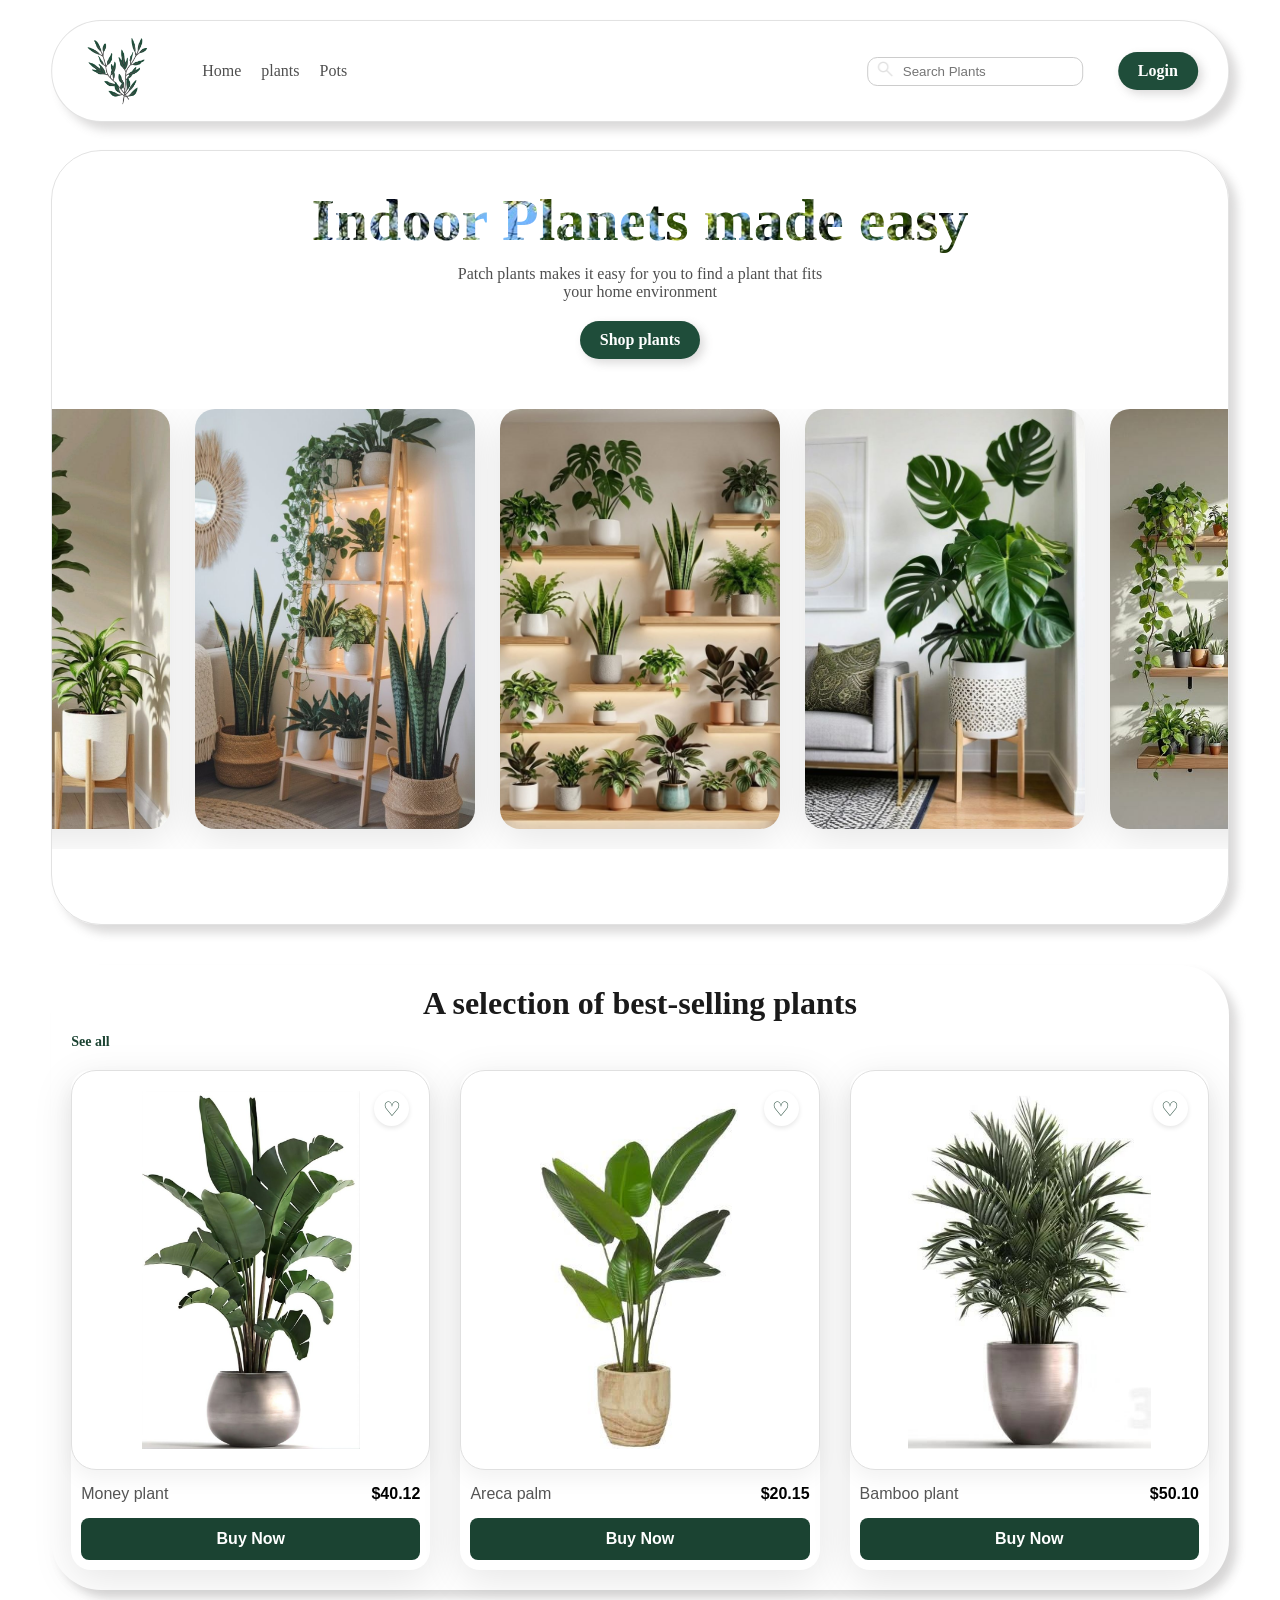
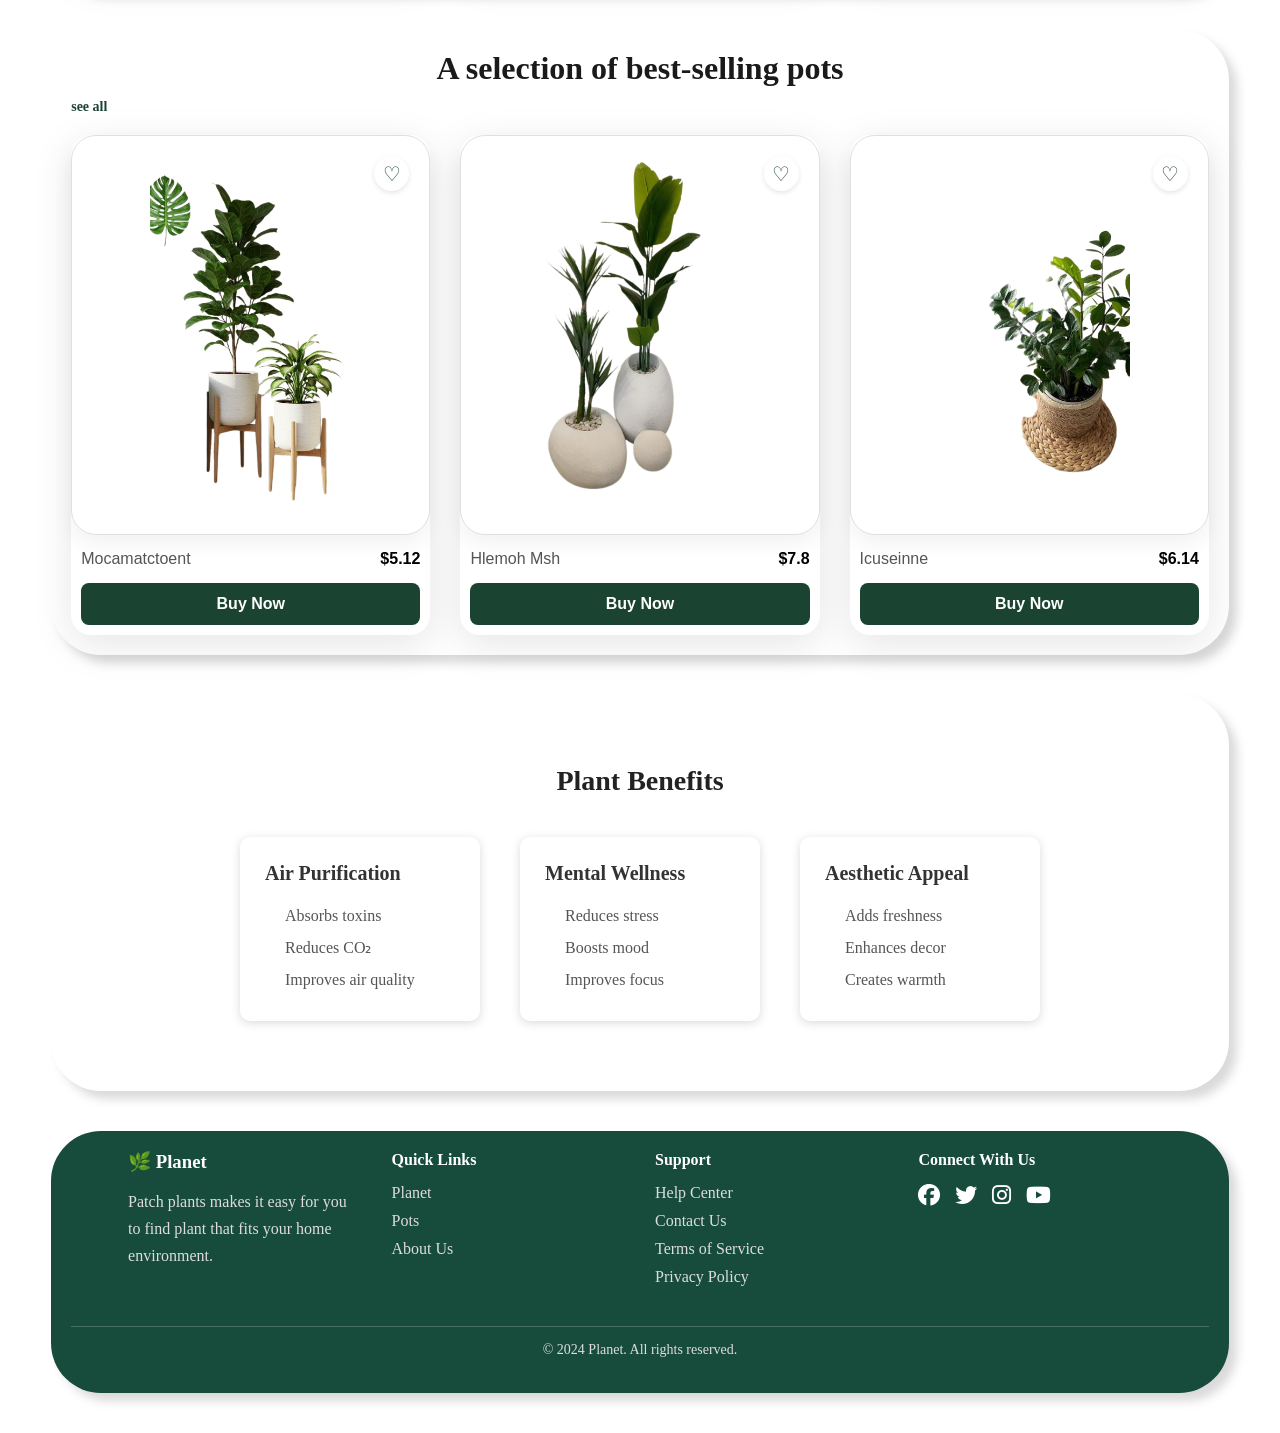
<file: index.html>
<!DOCTYPE html>
<html lang="en">

<head>
    <meta charset="UTF-8">
    <meta name="viewport" content="width=device-width, initial-scale=1.0">
    <meta name="description"
        content="Planet Shop is your go-to destination for beautiful indoor and outdoor plants. Discover a wide collection of decorative plants, gardening essentials, and eco-friendly products to bring life and freshness to your space.">
    <meta name="keywords"
        content="plants, plant shop, indoor plants, outdoor plants, decorative plants, house plants, gardening, plant care, plant store, green plants, buy plants online, plant lovers, eco friendly, succulents, plant pots">
    <title>Greenora</title>
    <link rel="icon" type="Images/png" href="Images/logo2.png">
    <link rel="stylesheet" href="CSS/style.css">
    <link rel="stylesheet" href="https://cdnjs.cloudflare.com/ajax/libs/font-awesome/6.5.1/css/all.min.css" />



</head>

<body>

    <header class="header">

        <nav class="nav-bar">
            <img src="Images/Logo.png" alt="Greenora  Logo " class="logo">
            <div class="links">
                <ul class="links-list">
                    <li><a href="#Home">Home</a></li>
                    <li><a href="#plants">plants</a></li>
                    <li><a href="#pots">Pots</a></li>
                </ul>
            </div>
            <div class="actions">
                <div class="search-box">
                    <label for="search" class="visually-hidden" hidden>Search</label>
                    <input type="search" id="search" placeholder="Search Plants">
                    <span class="icon"><img src="Images/search icon .png" alt="Search icon"></span>
                </div>
                <a href="Login.html" class="login-btn">Login</a>
            </div>
        </nav>
    </header>

    <section class="main-section" id="Home">
        <main class="text">
            <h1 class="h">Indoor Planets made easy</h1>
            <p class="p">Patch plants makes it easy for you to find a plant that fits <br>your home environment</p>
            <a href="Shop-plants.html" class="shop-btn">Shop plants</a>
        </main>

        <div class="gallery-container">
            <div class="image-gallery">
                <span style="--i:1;" class="gallery-item"><img src="Images/planet dec.jpg" alt="Plant 1"></span>
                <span style="--i:2;" class="gallery-item"><img src="Images/planet decour.jpg" alt="Plant 2"></span>
                <span style="--i:3;" class="gallery-item"><img src="Images/planet shelf.jpg" alt="Plant 3"></span>
                <span style="--i:4;" class="gallery-item"><img src="Images/plants decouration.jpg" alt="Plant 4"></span>
                <span style="--i:5;" class="gallery-item"><img src="Images/self's planets.jpg" alt="Plant 5"></span>
            </div>
        </div>
        <div class="scroll-dots" id="dots"></div>
        <div class="curve-bottom"></div>
    </section>


    <!--! Basmala Section -->
    <div class="container" id="plants">
        <h2 class="section-title">A selection of best-selling plants</h2>

        <a href="all-plants.html" target="_self" class="see-all">See all</a>

        <div class="swiper mySwiper">
            <div class="swiper-wrapper">

                <div class="swiper-slide">
                    <div class="product-card">
                        <div class="image-box">
                            <img src="Images/download (6).jpg" alt="plant">
                            <a href="#" class="heart-icon">♡</a>
                        </div>
                        <div class="info">
                            <span>Money plant</span>
                            <span class="price">$40.12</span>
                        </div>
                        <a href="#" class="buy-now">Buy Now</a>
                    </div>
                </div>

                <div class="swiper-slide">
                    <div class="product-card">
                        <div class="image-box">
                            <img src="Images/download (10).jpg" alt="plant">
                            <a href="#" class="heart-icon">♡</a>
                        </div>
                        <div class="info">
                            <span>Areca palm</span>
                            <span class="price">$20.15</span>
                        </div>
                        <a href="#" class="buy-now">Buy Now</a>
                    </div>
                </div>

                <div class="swiper-slide">
                    <div class="product-card">
                        <div class="image-box">
                            <img src="Images/download (7).jpg" alt="plant">
                            <a href="#" class="heart-icon">♡</a>
                        </div>
                        <div class="info">
                            <span>Bamboo plant</span>
                            <span class="price">$50.10</span>
                        </div>
                        <a href="#" class="buy-now">Buy Now</a>
                    </div>
                </div>
            </div>
        </div>
    </div>

    <!-- ! Yassin Section -->
    <div class="container" id="pots">

        <h2 class="section-title">A selection of best-selling pots</h2>
        <a href="all-pots.html" class="see-all">see all</a>

        <div class="swiper mySwiper">
            <div class="swiper-wrapper">

                <div class="swiper-slide">
                    <div class="product-card">
                        <div class="image-box">
                            <img src="Images/qw_jpg.png">
                            <a href="#" class="heart-icon">♡</a>
                        </div>
                        <div class="info">
                            <span>Mocamatctoent</span>
                            <span class="price">$5.12</span>
                        </div>
                        <a href="#" class="buy-now">Buy Now</a>
                    </div>
                </div>

                <div class="swiper-slide">
                    <div class="product-card">
                        <div class="image-box">
                            <img src="Images/qq_jpg.png">
                            <a href="#" class="heart-icon">♡</a>
                        </div>
                        <div class="info">
                            <span>Hlemoh Msh</span>
                            <span class="price">$7.8</span>
                        </div>
                        <a href="#" class="buy-now">Buy Now</a>
                    </div>
                </div>

                <div class="swiper-slide">
                    <div class="product-card">
                        <div class="image-box">
                            <img src="Images/qee_jpg.png">
                            <a href="#" class="heart-icon">♡</a>
                        </div>
                        <div class="info">
                            <span>Icuseinne</span>
                            <span class="price">$6.14</span>
                        </div>
                        <a href="#" class="buy-now">Buy Now</a>
                    </div>
                </div>


            </div>
        </div>

    </div>

    <!-- ! Mohammed Section -->
    <!-- Benefits Section -->
    <section class="benefits-section">



        <h2>Plant Benefits</h2>

        <div class="cards">

            <div class="card">
                <h3>Air Purification</h3>
                <ul>
                    <li>Absorbs toxins</li>
                    <li>Reduces CO₂</li>
                    <li>Improves air quality</li>
                </ul>
            </div>

            <div class="card">
                <h3>Mental Wellness</h3>
                <ul>
                    <li>Reduces stress</li>
                    <li>Boosts mood</li>
                    <li>Improves focus</li>
                </ul>
            </div>

            <div class="card">
                <h3>Aesthetic Appeal</h3>
                <ul>
                    <li>Adds freshness</li>
                    <li>Enhances decor</li>
                    <li>Creates warmth</li>
                </ul>
            </div>

        </div>
    </section>

    <!-- Footer -->
    <footer>

        <div class="footer-container">

            <div class="footer-logo">
                <h3>🌿 Planet</h3>
                <p>
                    Patch plants makes it easy for you to
                    find plant that fits your home environment.
                </p>
            </div>

            <div class="footer-links">
                <h4>Quick Links</h4>
                <a href="#plants">Planet</a>
                <a href="#pots">Pots</a>
                <a href="#">About Us</a>
            </div>

            <div class="footer-support">
                <h4>Support</h4>
                <a href="#">Help Center</a>
                <a href="#">Contact Us</a>
                <a href="#">Terms of Service</a>
                <a href="#">Privacy Policy</a>
            </div>

            <div class="footer-social">
                <h4>Connect With Us</h4>

                <div class="social-icons">
                    <i class="fa-brands fa-facebook"></i>
                    <i class="fa-brands fa-twitter"></i>
                    <i class="fa-brands fa-instagram"></i>
                    <i class="fa-brands fa-youtube"></i>
                </div>
            </div>

        </div>

        <div class="copyright">
            © 2024 Planet. All rights reserved.
        </div>

    </footer>

    <script src="JS/scroll.js"></script>
    <script src="JS/heartReact.js"></script>
</body>

</html>
</file>
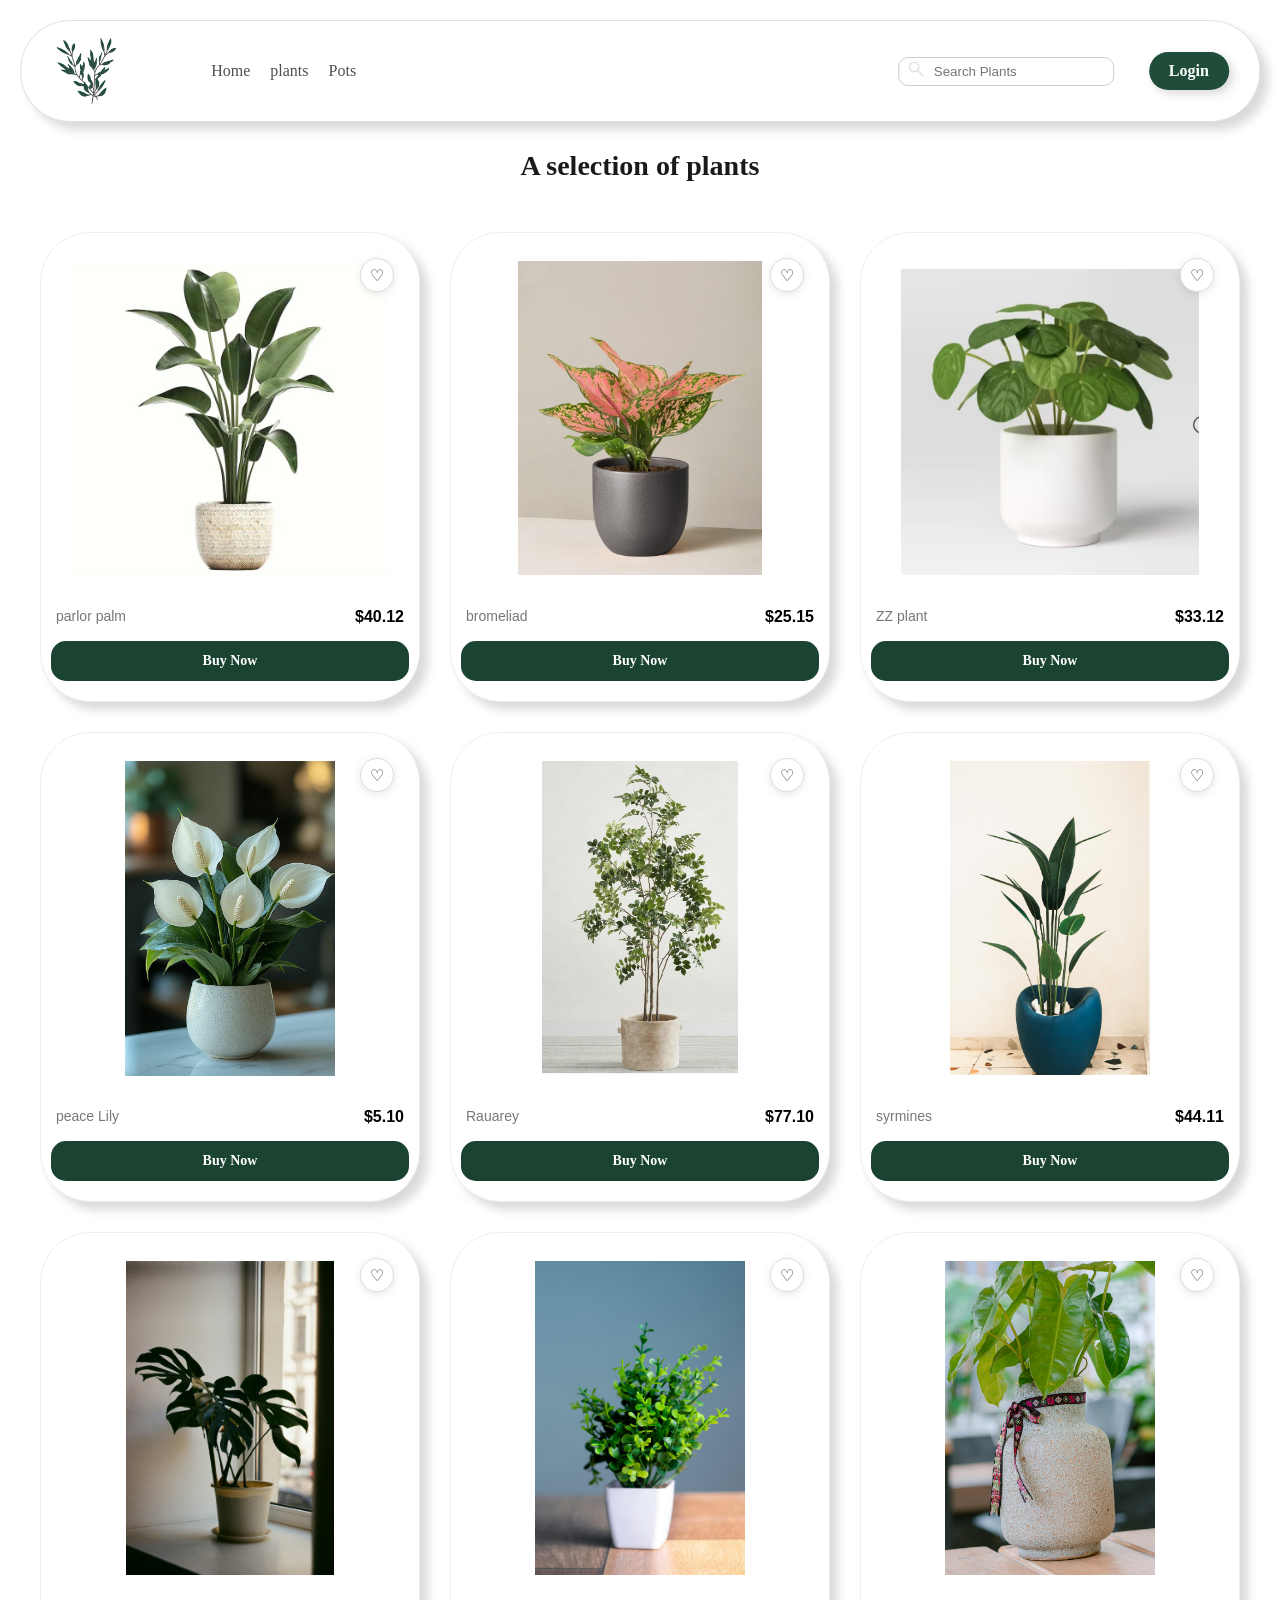
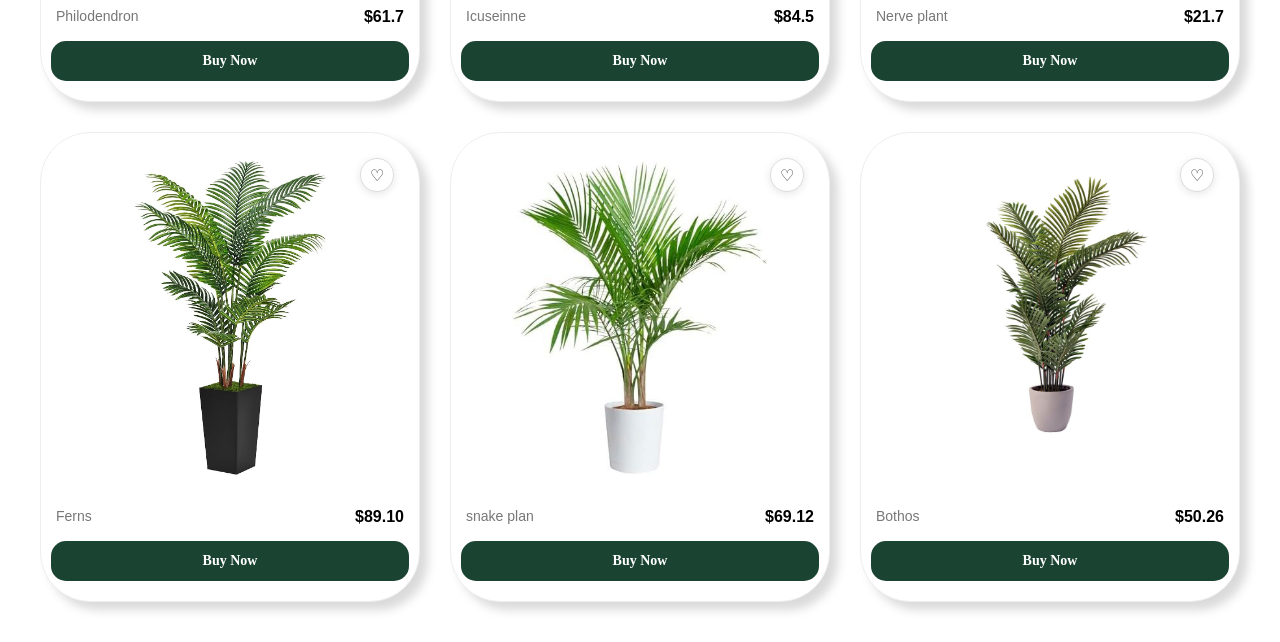
<file: all-plants.html>
<!DOCTYPE html>
<html lang="en">

<head>
    <meta charset="UTF-8">
    <meta name="viewport" content="width=device-width, initial-scale=1.0">
    <title>Greenora</title>
    <link rel="icon" type="Images/png" href="Images/logo2.png">
    <link rel="stylesheet" href="CSS/See-all.css">

</head>

<body>
    <header class="header">

        <nav class="nav-bar">
            <img src="Images/Logo.png" alt="Greenora  Logo " class="logo">
            <div class="links">
                <ul class="links-list">
                    <li><a href="index.html">Home</a></li>
                    <li><a href="#plants">plants</a></li>
                    <li><a href="all-pots.html">Pots</a></li>
                </ul>
            </div>
            <div class="actions">
                <div class="search-box">
                    <label for="search" class="visually-hidden" hidden>Search</label>
                    <input type="search" id="search" placeholder="Search Plants">
                    <span class="icon"><img src="Images/search icon .png" alt="Search icon"></span>
                </div>
                <a href="Login.html" class="login-btn">Login</a>
            </div>
        </nav>
    </header>
    
    <div class="container">
        <h2 class="section-title" id="plants">A selection of plants</h2>

        <div class="products-grid">

            <div class="product-card">
                <div class="image-box">
                    <img src="Images/download (1).jpg" alt="Money plant">
                    <a href="#" class="heart-icon">♡</a>
                </div>
                <div class="info">
                    <span>parlor palm</span>
                    <span class="price">$40.12</span>
                </div>
                <a href="#" class="buy-now">Buy Now</a>
            </div>

            <div class="product-card">
                <div class="image-box">
                    <img src="Images/photo_6043938053098769749_y.jpg" alt="Areca palm">
                    <a href="#" class="heart-icon">♡</a>
                </div>
                <div class="info">
                    <span>bromeliad</span>
                    <span class="price">$25.15</span>
                </div>
                <a href="#" class="buy-now">Buy Now</a>
            </div>

            <div class="product-card">
                <div class="image-box">
                    <img src="Images/download (12).jpg" alt="Bamboo plant">
                    <a href="#" class="heart-icon">♡</a>
                </div>
                <div class="info">
                    <span>ZZ plant</span>
                    <span class="price">$33.12</span>
                </div>
                <a href="#" class="buy-now">Buy Now</a>
            </div>

            <div class="product-card">
                <div class="image-box">
                    <img src="Images/download (5).jpg" alt="peace lily">
                    <a href="#" class="heart-icon">♡</a>
                </div>
                <div class="info">
                    <span>peace Lily</span>
                    <span class="price">$5.10</span>
                </div>
                <a href="#" class="buy-now">Buy Now</a>
            </div>

            <div class="product-card">
                <div class="image-box">
                    <img src="Images/download (9).jpg" alt="Ferns">
                    <a href="#" class="heart-icon">♡</a>
                </div>
                <div class="info">
                    <span>Rauarey</span>
                    <span class="price">$77.10</span>
                </div>
                <a href="#" class="buy-now">Buy Now</a>
            </div>

            <div class="product-card">
                <div class="image-box">
                    <img src="Images/pexels-ebahir-32106613 (1).jpg" alt="Ferns">
                    <a href="#" class="heart-icon">♡</a>
                </div>
                <div class="info">
                    <span>syrmines</span>
                    <span class="price">$44.11</span>
                </div>
                <a href="#" class="buy-now">Buy Now</a>
            </div>

            <div class="product-card">
                <div class="image-box">
                    <img src="Images/pexels-elgolovchenko-10922365.jpg" alt="Ferns">
                    <a href="#" class="heart-icon">♡</a>
                </div>
                <div class="info">
                    <span>Philodendron</span>
                    <span class="price">$61.7</span>
                </div>
                <a href="#" class="buy-now">Buy Now</a>
            </div>

            <div class="product-card">
                <div class="image-box">
                    <img src="Images/pexels-mysara-hassan-116278479-30661701.jpg" alt="Ferns">
                    <a href="#" class="heart-icon">♡</a>
                </div>
                <div class="info">
                    <span>Icuseinne</span>
                    <span class="price">$84.5</span>
                </div>
                <a href="#" class="buy-now">Buy Now</a>
            </div>

            <div class="product-card">
                <div class="image-box">
                    <img src="Images/pexels-nguy-n-ti-n-th-nh-2150376175-31990201.jpg" alt="Ferns">
                    <a href="#" class="heart-icon">♡</a>
                </div>
                <div class="info">
                    <span>Nerve plant</span>
                    <span class="price">$21.7</span>
                </div>
                <a href="#" class="buy-now">Buy Now</a>
            </div>

            <div class="product-card">
                <div class="image-box">
                    <img src="Images/ASTIDY Artificial Palm Tree 5FT - Fake Tree with Black Tall Planter - Faux Tropical Areca Floor Plant in Pot - Artificial Silk Plant for Home Office Living Room Decor Indoor.jpg"
                        alt="Ferns">
                    <a href="#" class="heart-icon">♡</a>
                </div>
                <div class="info">
                    <span>Ferns</span>
                    <span class="price">$89.10</span>
                </div>
                <a href="#" class="buy-now">Buy Now</a>
            </div>

            <div class="product-card">
                <div class="image-box">
                    <img src="Images/Costa Farms Majesty Palm Live Plant, Spring Decor, Giftable Plant Item, Indoor and Outdoor Live Palm Tree, Potted in Natural Pot, Tropical Patio, 3-4 Feet Tall.jpg"
                        alt="Ferns">
                    <a href="#" class="heart-icon">♡</a>
                </div>
                <div class="info">
                    <span>snake plan</span>
                    <span class="price">$69.12</span>
                </div>
                <a href="#" class="buy-now">Buy Now</a>
            </div>

            <div class="product-card">
                <div class="image-box">
                    <img src="Images/download (8).jpg" alt="Bothos">
                    <a href="#" class="heart-icon">♡</a>
                </div>
                <div class="info">
                    <span>Bothos</span>
                    <span class="price">$50.26</span>
                </div>
                <a href="#" class="buy-now">Buy Now</a>
            </div>

        </div>

    </div>

    <script src="JS/scroll.js"></script>
    <script src="JS/heartReact.js"></script>
</body>

</html>
</file>
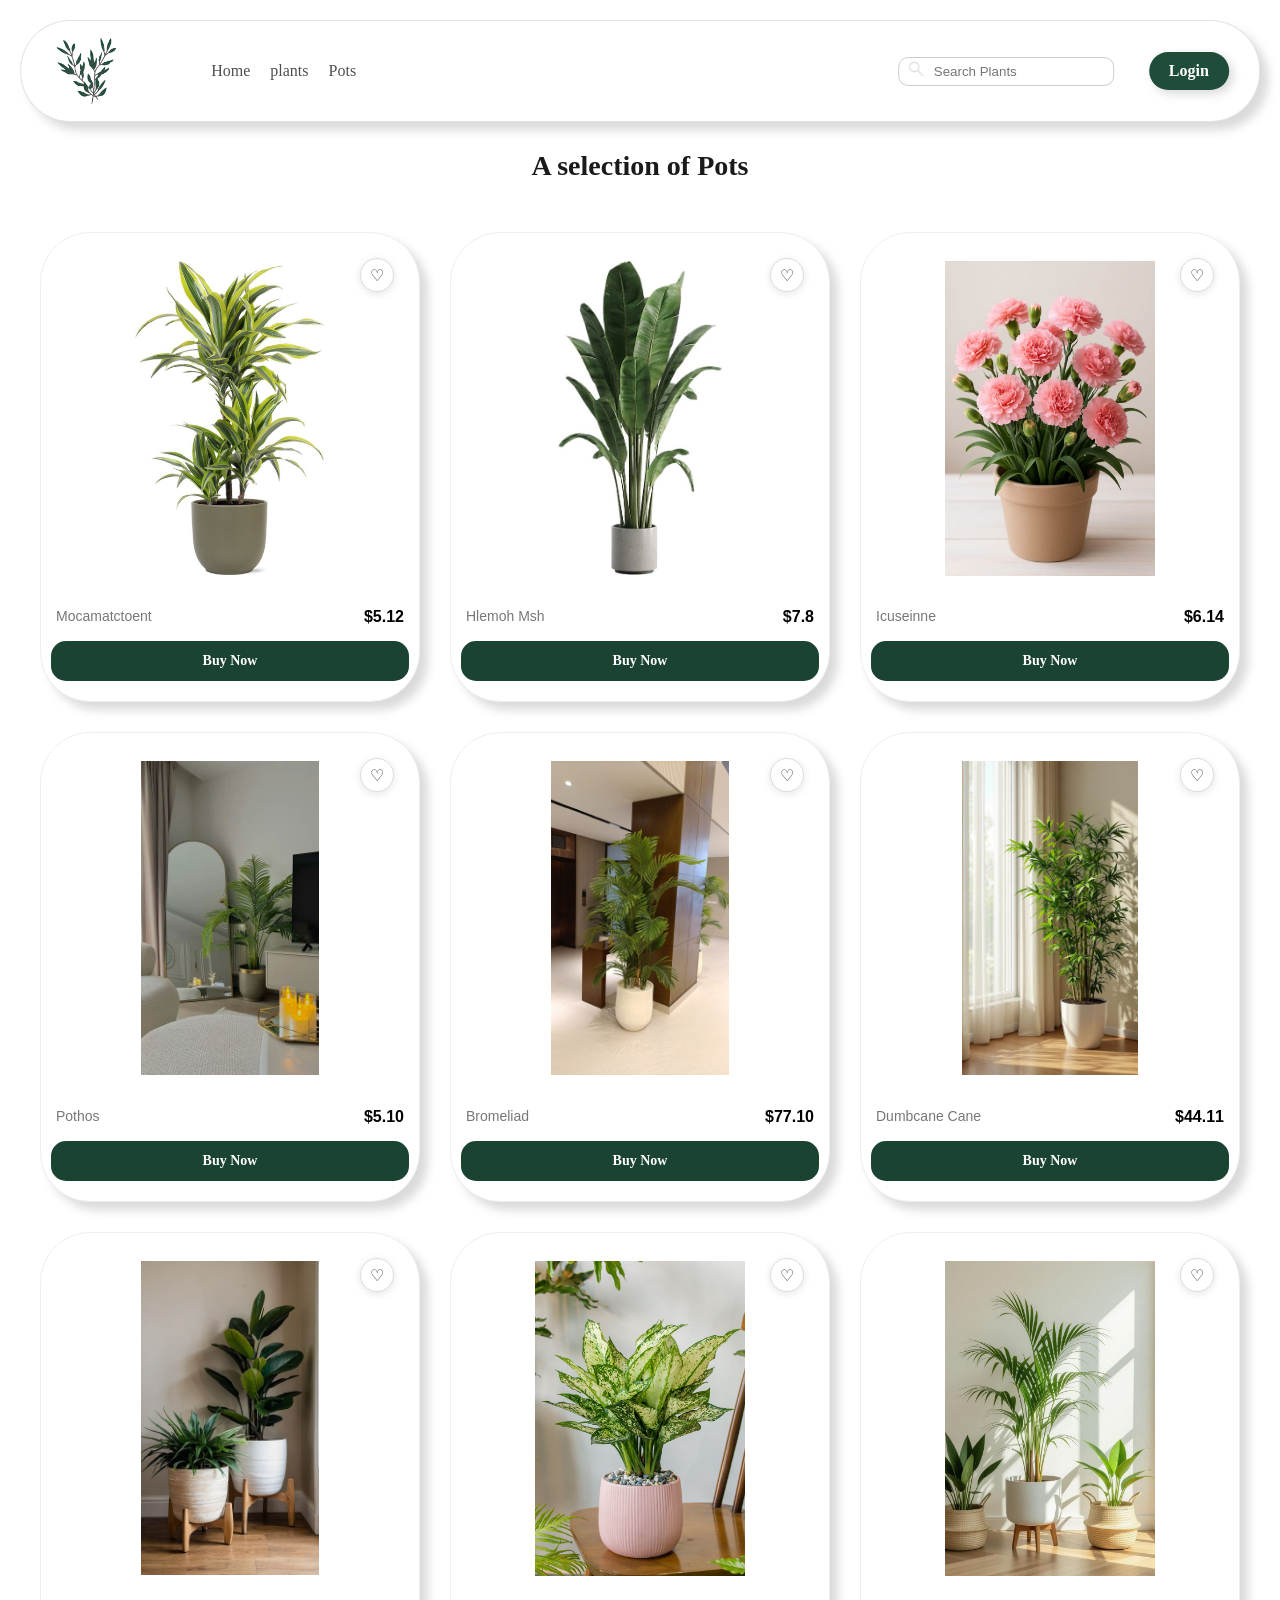
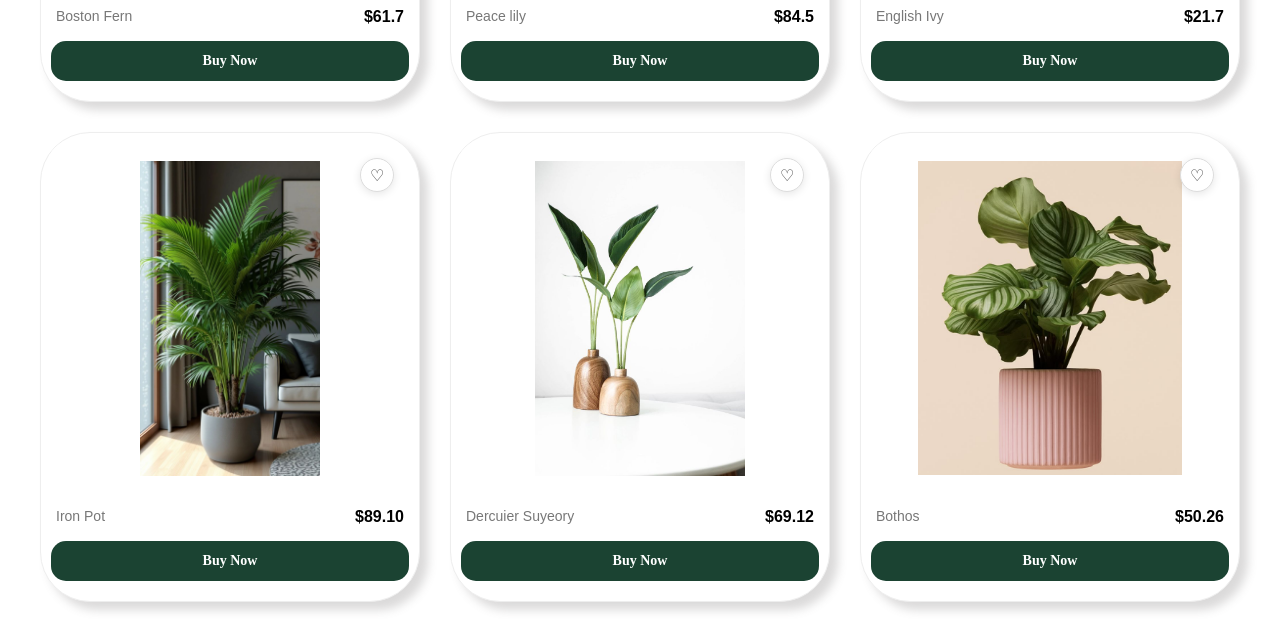
<file: all-pots.html>
<!DOCTYPE html>
<html lang="en">

<head>
    <meta charset="UTF-8">
    <meta name="viewport" content="width=device-width, initial-scale=1.0">
    <title>Greenora</title>
    <link rel="icon" type="Images/png" href="Images/logo2.png">
    <link rel="stylesheet" href="CSS/See-all.css">
</head>

<body>
    <header class="header">

        <nav class="nav-bar">
            <img src="Images/Logo.png" alt="Greenora  Logo " class="logo">
            <div class="links">
                <ul class="links-list">
                    <li><a href="index.html">Home</a></li>
                    <li><a href="all-plants.html">plants</a></li>
                    <li><a href="#pots">Pots</a></li>
                </ul>
            </div>
            <div class="actions">
                <div class="search-box">
                    <label for="search" class="visually-hidden" hidden>Search</label>
                    <input type="search" id="search" placeholder="Search Plants">
                    <span class="icon"><img src="Images/search icon .png" alt="Search icon"></span>
                </div>
                <a href="Login.html" class="login-btn">Login</a>
            </div>
        </nav>
    </header>

    <div class="container">
        <h2 class="section-title" id="pots">A selection of Pots</h2>

        <div class="products-grid">

            <div class="product-card">
                <div class="image-box">
                    <img src="Images/photo_6043938053098769755_s.jpg">
                    <a href="#" class="heart-icon">♡</a>
                </div>
                <div class="info">
                    <span>Mocamatctoent</span>
                    <span class="price">$5.12</span>
                </div>
                <a href="#" class="buy-now">Buy Now</a>
            </div>

            <div class="product-card">
                <div class="image-box">
                    <img src="Images/photo_6043938053098769752_q.jpg">
                    <a href="#" class="heart-icon">♡</a>
                </div>
                <div class="info">
                    <span>Hlemoh Msh</span>
                    <span class="price">$7.8</span>
                </div>
                <a href="#" class="buy-now">Buy Now</a>
            </div>

            <div class="product-card">
                <div class="image-box">
                    <img src="Images/photo_6043938053098769751_x.jpg">
                    <a href="#" class="heart-icon">♡</a>
                </div>
                <div class="info">
                    <span>Icuseinne</span>
                    <span class="price">$6.14</span>
                </div>
                <a href="#" class="buy-now">Buy Now</a>
            </div>

            <div class="product-card">
                <div class="image-box">
                    <img src="Images/qbtw_jpg.jpeg" alt="Pothos">
                    <a href="#" class="heart-icon">♡</a>
                </div>
                <div class="info">
                    <span>Pothos</span>
                    <span class="price">$5.10</span>
                </div>
                <a href="#" class="buy-now">Buy Now</a>
            </div>

            <div class="product-card">
                <div class="image-box">
                    <img src="Images/qbw_jpg.jpeg" alt="Bromeliad">
                    <a href="#" class="heart-icon">♡</a>
                </div>
                <div class="info">
                    <span>Bromeliad</span>
                    <span class="price">$77.10</span>
                </div>
                <a href="#" class="buy-now">Buy Now</a>
            </div>

            <div class="product-card">
                <div class="image-box">
                    <img src="Images/qf_jpg.jpeg" alt="Dumbcane Cane">
                    <a href="#" class="heart-icon">♡</a>
                </div>
                <div class="info">
                    <span>Dumbcane Cane</span>
                    <span class="price">$44.11</span>
                </div>
                <a href="#" class="buy-now">Buy Now</a>
            </div>

            <div class="product-card">
                <div class="image-box">
                    <img src="Images/qp_jpg.jpeg" alt="Boston Fern">
                    <a href="#" class="heart-icon">♡</a>
                </div>
                <div class="info">
                    <span>Boston Fern</span>
                    <span class="price">$61.7</span>
                </div>
                <a href="#" class="buy-now">Buy Now</a>
            </div>

            <div class="product-card">
                <div class="image-box">
                    <img src="Images/qrw_jpg.jpeg" alt="Peace lily">
                    <a href="#" class="heart-icon">♡</a>
                </div>
                <div class="info">
                    <span>Peace lily</span>
                    <span class="price">$84.5</span>
                </div>
                <a href="#" class="buy-now">Buy Now</a>
            </div>
<!--  -->
            <div class="product-card">
                <div class="image-box">
                    <img src="Images/qsw_jpg.jpeg" alt="English Ivy">
                    <a href="#" class="heart-icon">♡</a>
                </div>
                <div class="info">
                    <span>English Ivy</span>
                    <span class="price">$21.7</span>
                </div>
                <a href="#" class="buy-now">Buy Now</a>
            </div>

            <div class="product-card">
                <div class="image-box">
                    <img src="Images/qwt_jpg.jpeg" alt="Iron Pot">
                    <a href="#" class="heart-icon">♡</a>
                </div>
                <div class="info">
                    <span>Iron Pot</span>
                    <span class="price">$89.10</span>
                </div>
                <a href="#" class="buy-now">Buy Now</a>
            </div>

            <div class="product-card">
                <div class="image-box">
                    <img src="Images/photo_6043938053098769748_y.jpg"
                        alt="Dercuier Suyeory">
                    <a href="#" class="heart-icon">♡</a>
                </div>
                <div class="info">
                    <span>Dercuier Suyeory</span>
                    <span class="price">$69.12</span>
                </div>
                <a href="#" class="buy-now">Buy Now</a>
            </div>

            <div class="product-card">
                <div class="image-box">
                    <img src="Images/photo_6043938053098769750_y.jpg" alt="Bothos">
                    <a href="#" class="heart-icon">♡</a>
                </div>
                <div class="info">
                    <span>Bothos</span>
                    <span class="price">$50.26</span>
                </div>
                <a href="#" class="buy-now">Buy Now</a>
            </div>

        </div>

    </div>

    <script src="JS/scroll.js"></script>
    <script src="JS/heartReact.js"></script>
</body>

</html>
</file>
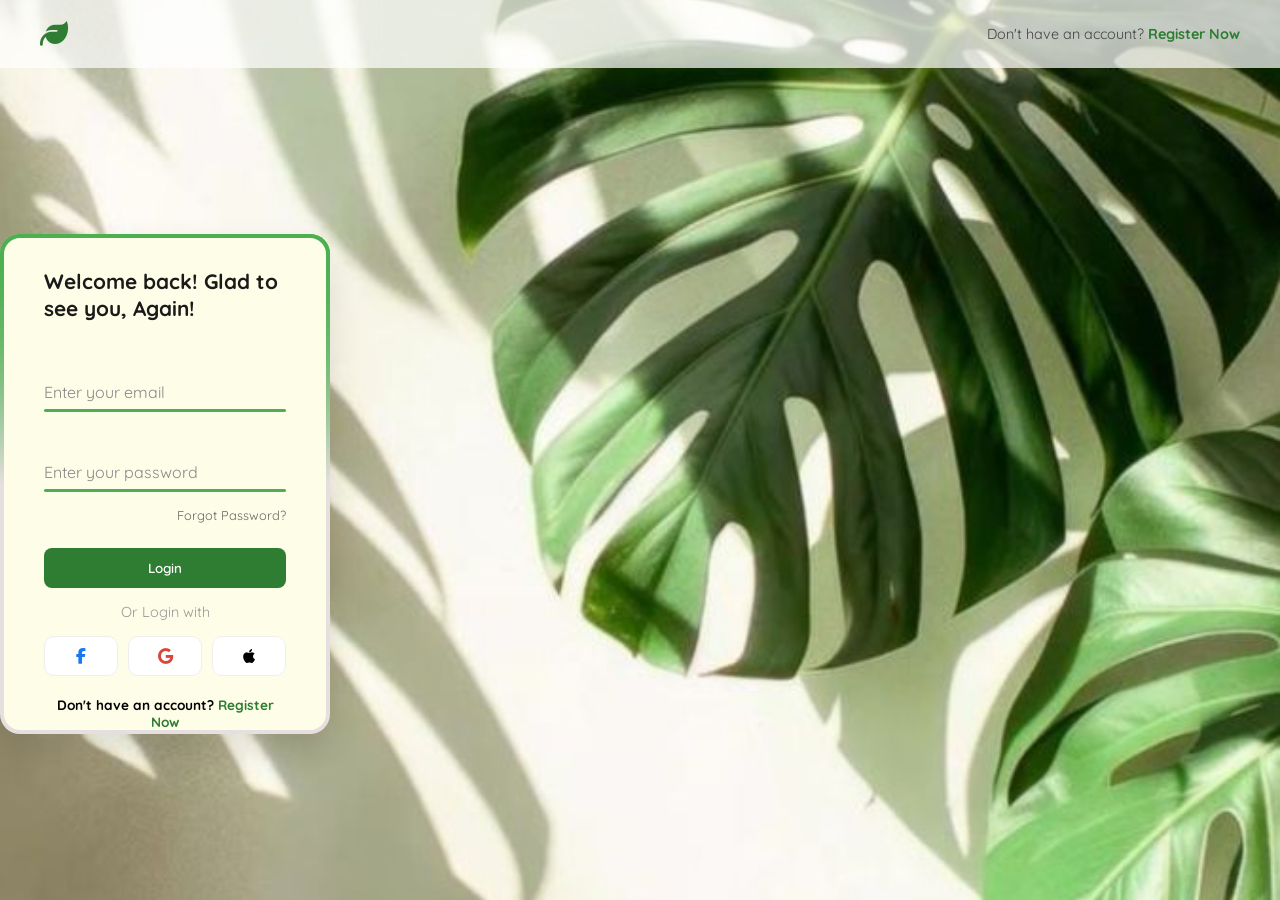
<file: Login.html>
<!DOCTYPE html>
<html lang="en">
<head>
    <meta charset="UTF-8">
    <meta name="viewport" content="width=device-width, initial-scale=1.0">
    <title>Greenora</title>
    <link rel="icon" type="Images/png" href="Images/logo2.png">
    <link rel="stylesheet" href="https://cdnjs.cloudflare.com/ajax/libs/font-awesome/6.4.2/css/all.min.css">
    <link rel="stylesheet" href="CSS/Login.css">
</head>
<body>

    <nav class="main-navbar">
        <div class="nav-logo">
            <i class="fas fa-leaf"></i>
        </div>
        <div class="nav-right-text">
            Don't have an account? <a href="Register.html">Register Now</a>
        </div>
    </nav>

    <div class="container">
        <div class="box">
            <form autocomplete="off" action="Login.php">
                <h2>Welcome back! Glad to see you, Again!</h2>
                
                <div class="inputBox">
                    <input type="email" required="required">
                    <span>Enter your email</span>
                    <i></i>
                </div>
                
                <div class="inputBox">
                    <input type="password" required="required">
                    <span>Enter your password</span>
                    <i></i>
                </div>
                
                <div class="links">
                    <a href="#">Forgot Password?</a>
                </div>
                
                <input type="submit" value="Login">

                <p class="or-text">Or Login with</p>

                <div class="social-container">
                    <div class="social-btn"><i class="fab fa-facebook-f" style="color: #1877F2;"></i></div>
                    <div class="social-btn"><i class="fab fa-google" style="color: #DB4437;"></i></div>
                    <div class="social-btn"><i class="fab fa-apple" style="color: #000;"></i></div>
                </div>

                <p class="register-link">
                    Don't have an account? <a href="Register.html">Register Now</a>
                </p>
            </form>
        </div>
    </div>
<script src="JS/Login.js"></script>
</body>
</html>
</file>
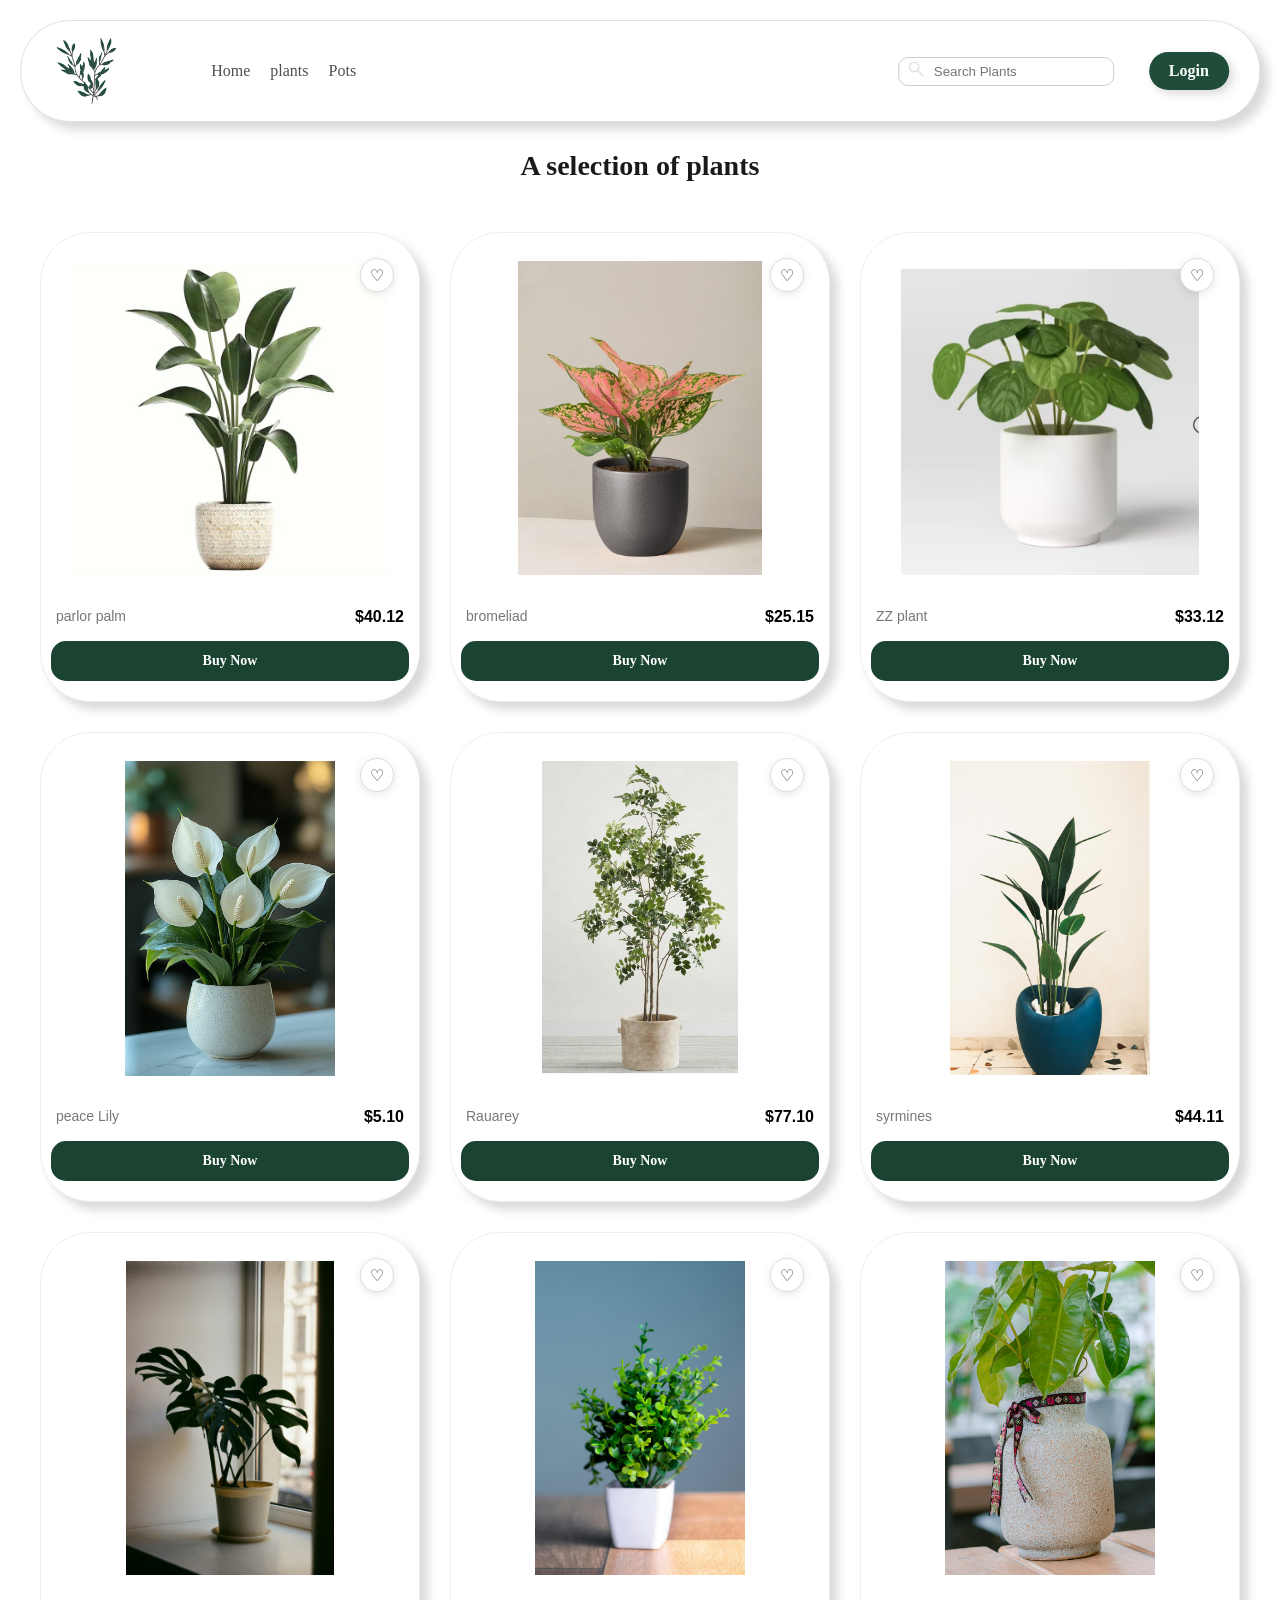
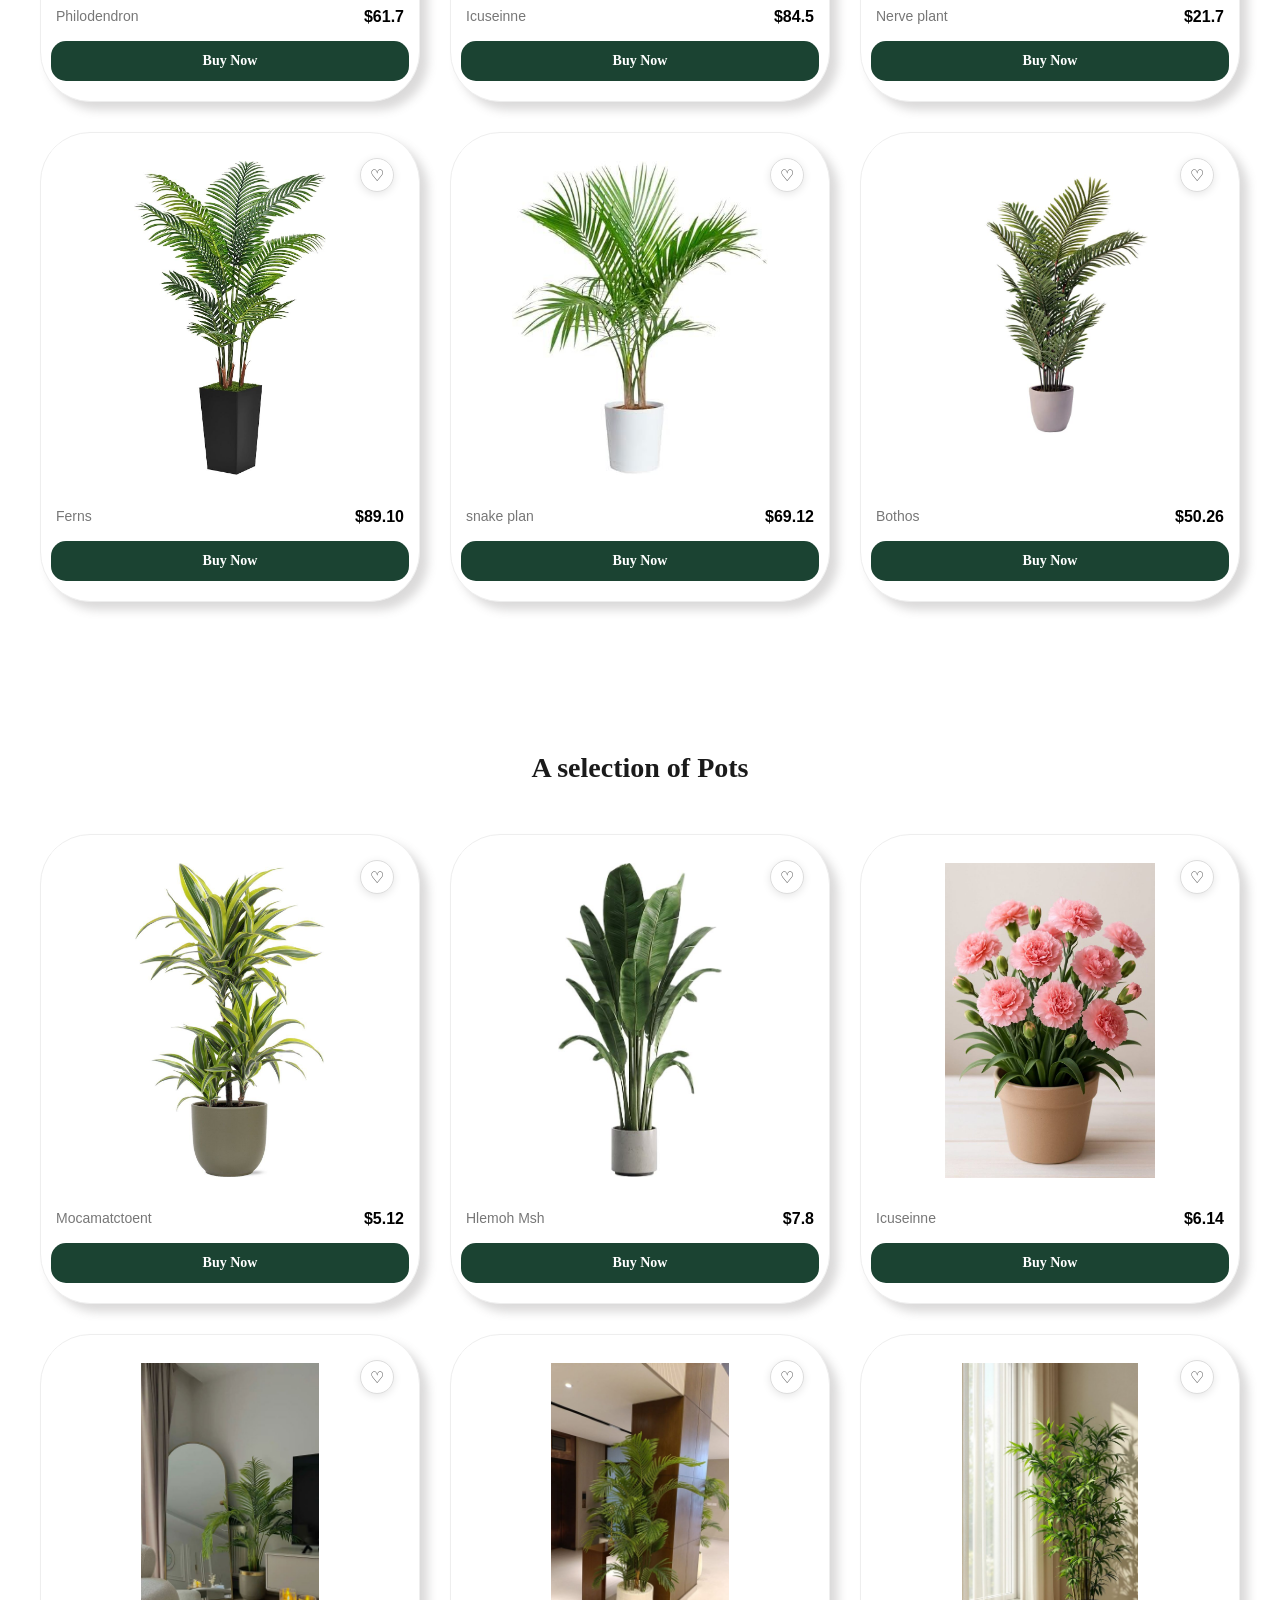
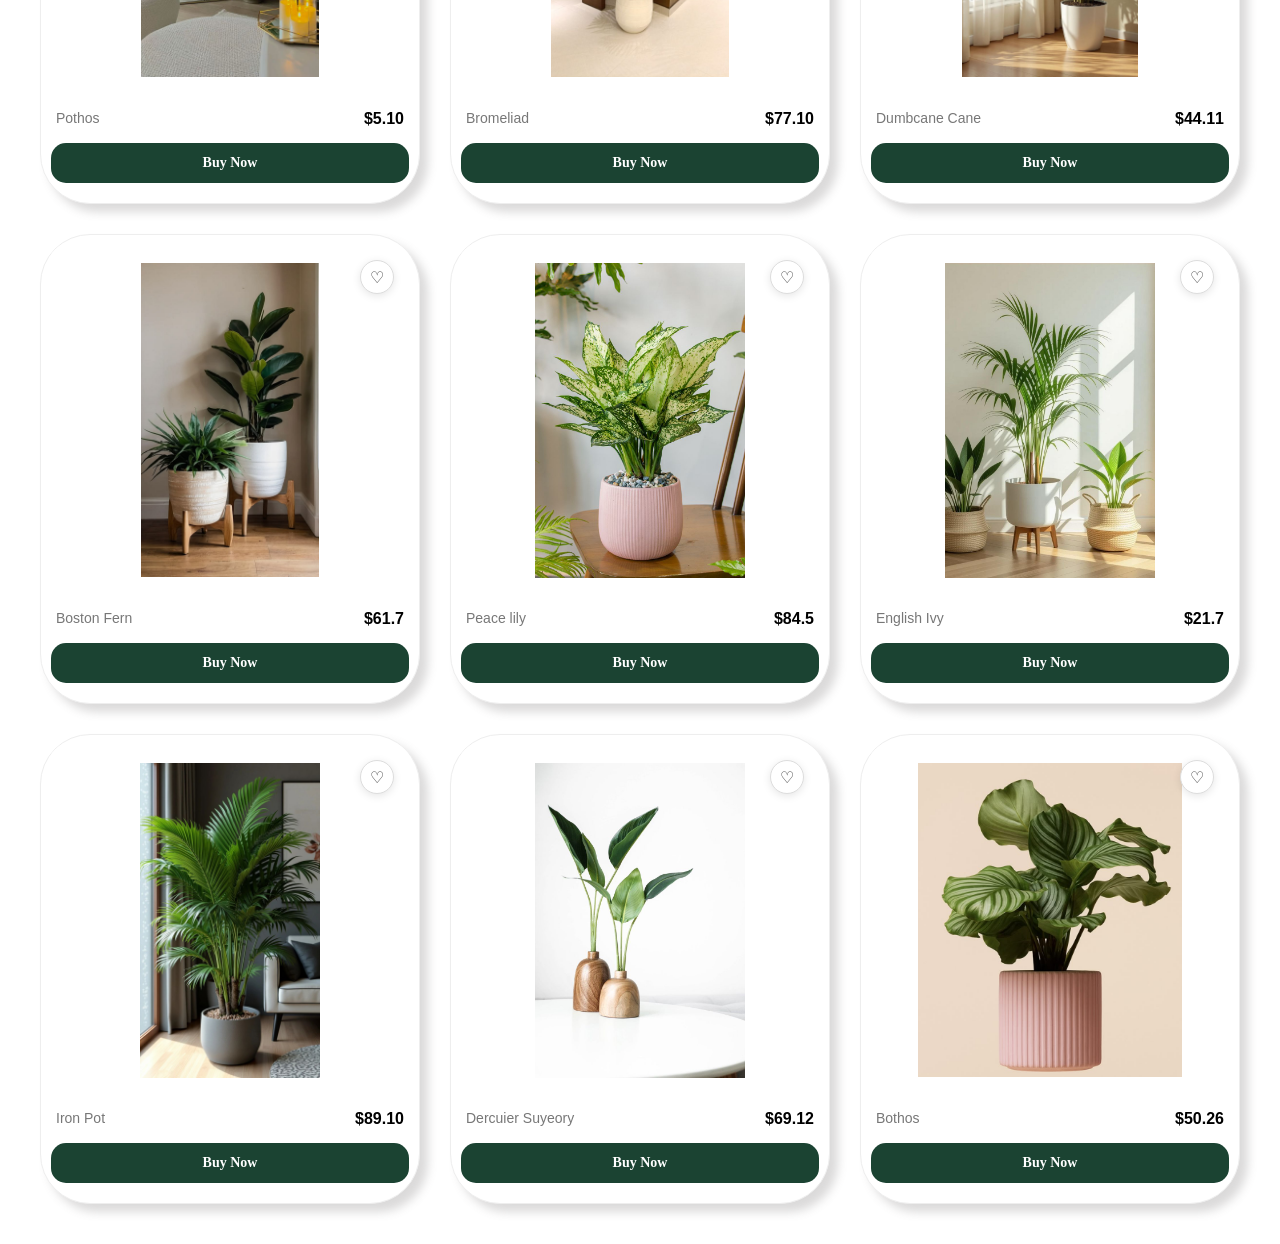
<file: Shop-plants.html>
<!DOCTYPE html>
<html lang="en">

<head>
    <meta charset="UTF-8">
    <meta name="viewport" content="width=device-width, initial-scale=1.0">
    <title>Greenora</title>
    <link rel="icon" type="Images/png" href="Images/logo2.png">
    <link rel="stylesheet" href="CSS/See-all.css">
</head>

<body>
    <header class="header">

        <nav class="nav-bar">
            <img src="Images/Logo.png" alt="Greenora  Logo " class="logo">
            <div class="links">
                <ul class="links-list">
                    <li><a href="index.html">Home</a></li>
                    <li><a href="#plants">plants</a></li>
                    <li><a href="#pots">Pots</a></li>
                </ul>
            </div>
            <div class="actions">
                <div class="search-box">
                    <label for="search" class="visually-hidden" hidden>Search</label>
                    <input type="search" id="search" placeholder="Search Plants">
                    <span class="icon"><img src="Images/search icon .png" alt="Search icon"></span>
                </div>
                <a href="Login.html" class="login-btn">Login</a>
            </div>
        </nav>
    </header>

    <div class="container">
        <h2 class="section-title" id="plants">A selection of plants</h2>

        <div class="products-grid">

            <div class="product-card">
                <div class="image-box">
                    <img src="Images/download (1).jpg" alt="Money plant">
                    <a href="#" class="heart-icon">♡</a>
                </div>
                <div class="info">
                    <span>parlor palm</span>
                    <span class="price">$40.12</span>
                </div>
                <a href="#" class="buy-now">Buy Now</a>
            </div>

            <div class="product-card">
                <div class="image-box">
                    <img src="Images/photo_6043938053098769749_y.jpg" alt="Areca palm">
                    <a href="#" class="heart-icon">♡</a>
                </div>
                <div class="info">
                    <span>bromeliad</span>
                    <span class="price">$25.15</span>
                </div>
                <a href="#" class="buy-now">Buy Now</a>
            </div>

            <div class="product-card">
                <div class="image-box">
                    <img src="Images/download (12).jpg" alt="Bamboo plant">
                    <a href="#" class="heart-icon">♡</a>
                </div>
                <div class="info">
                    <span>ZZ plant</span>
                    <span class="price">$33.12</span>
                </div>
                <a href="#" class="buy-now">Buy Now</a>
            </div>

            <div class="product-card">
                <div class="image-box">
                    <img src="Images/download (5).jpg" alt="peace lily">
                    <a href="#" class="heart-icon">♡</a>
                </div>
                <div class="info">
                    <span>peace Lily</span>
                    <span class="price">$5.10</span>
                </div>
                <a href="#" class="buy-now">Buy Now</a>
            </div>

            <div class="product-card">
                <div class="image-box">
                    <img src="Images/download (9).jpg" alt="Ferns">
                    <a href="#" class="heart-icon">♡</a>
                </div>
                <div class="info">
                    <span>Rauarey</span>
                    <span class="price">$77.10</span>
                </div>
                <a href="#" class="buy-now">Buy Now</a>
            </div>

            <div class="product-card">
                <div class="image-box">
                    <img src="Images/pexels-ebahir-32106613 (1).jpg" alt="Ferns">
                    <a href="#" class="heart-icon">♡</a>
                </div>
                <div class="info">
                    <span>syrmines</span>
                    <span class="price">$44.11</span>
                </div>
                <a href="#" class="buy-now">Buy Now</a>
            </div>

            <div class="product-card">
                <div class="image-box">
                    <img src="Images/pexels-elgolovchenko-10922365.jpg" alt="Ferns">
                    <a href="#" class="heart-icon">♡</a>
                </div>
                <div class="info">
                    <span>Philodendron</span>
                    <span class="price">$61.7</span>
                </div>
                <a href="#" class="buy-now">Buy Now</a>
            </div>

            <div class="product-card">
                <div class="image-box">
                    <img src="Images/pexels-mysara-hassan-116278479-30661701.jpg" alt="Ferns">
                    <a href="#" class="heart-icon">♡</a>
                </div>
                <div class="info">
                    <span>Icuseinne</span>
                    <span class="price">$84.5</span>
                </div>
                <a href="#" class="buy-now">Buy Now</a>
            </div>

            <div class="product-card">
                <div class="image-box">
                    <img src="Images/pexels-nguy-n-ti-n-th-nh-2150376175-31990201.jpg" alt="Ferns">
                    <a href="#" class="heart-icon">♡</a>
                </div>
                <div class="info">
                    <span>Nerve plant</span>
                    <span class="price">$21.7</span>
                </div>
                <a href="#" class="buy-now">Buy Now</a>
            </div>

            <div class="product-card">
                <div class="image-box">
                    <img src="Images/ASTIDY Artificial Palm Tree 5FT - Fake Tree with Black Tall Planter - Faux Tropical Areca Floor Plant in Pot - Artificial Silk Plant for Home Office Living Room Decor Indoor.jpg"
                        alt="Ferns">
                    <a href="#" class="heart-icon">♡</a>
                </div>
                <div class="info">
                    <span>Ferns</span>
                    <span class="price">$89.10</span>
                </div>
                <a href="#" class="buy-now">Buy Now</a>
            </div>

            <div class="product-card">
                <div class="image-box">
                    <img src="Images/Costa Farms Majesty Palm Live Plant, Spring Decor, Giftable Plant Item, Indoor and Outdoor Live Palm Tree, Potted in Natural Pot, Tropical Patio, 3-4 Feet Tall.jpg"
                        alt="Ferns">
                    <a href="#" class="heart-icon">♡</a>
                </div>
                <div class="info">
                    <span>snake plan</span>
                    <span class="price">$69.12</span>
                </div>
                <a href="#" class="buy-now">Buy Now</a>
            </div>

            <div class="product-card">
                <div class="image-box">
                    <img src="Images/download (8).jpg" alt="Bothos">
                    <a href="#" class="heart-icon">♡</a>
                </div>
                <div class="info">
                    <span>Bothos</span>
                    <span class="price">$50.26</span>
                </div>
                <a href="#" class="buy-now">Buy Now</a>
            </div>

        </div>

    </div>

    <div class="container">
        <h2 class="section-title" id="pots">A selection of Pots</h2>

        <div class="products-grid">

            <div class="product-card">
                <div class="image-box">
                    <img src="Images/photo_6043938053098769755_s.jpg">
                    <a href="#" class="heart-icon">♡</a>
                </div>
                <div class="info">
                    <span>Mocamatctoent</span>
                    <span class="price">$5.12</span>
                </div>
                <a href="#" class="buy-now">Buy Now</a>
            </div>

            <div class="product-card">
                <div class="image-box">
                    <img src="Images/photo_6043938053098769752_q.jpg">
                    <a href="#" class="heart-icon">♡</a>
                </div>
                <div class="info">
                    <span>Hlemoh Msh</span>
                    <span class="price">$7.8</span>
                </div>
                <a href="#" class="buy-now">Buy Now</a>
            </div>

            <div class="product-card">
                <div class="image-box">
                    <img src="Images/photo_6043938053098769751_x.jpg">
                    <a href="#" class="heart-icon">♡</a>
                </div>
                <div class="info">
                    <span>Icuseinne</span>
                    <span class="price">$6.14</span>
                </div>
                <a href="#" class="buy-now">Buy Now</a>
            </div>

            <div class="product-card">
                <div class="image-box">
                    <img src="Images/qbtw_jpg.jpeg" alt="Pothos">
                    <a href="#" class="heart-icon">♡</a>
                </div>
                <div class="info">
                    <span>Pothos</span>
                    <span class="price">$5.10</span>
                </div>
                <a href="#" class="buy-now">Buy Now</a>
            </div>

            <div class="product-card">
                <div class="image-box">
                    <img src="Images/qbw_jpg.jpeg" alt="Bromeliad">
                    <a href="#" class="heart-icon">♡</a>
                </div>
                <div class="info">
                    <span>Bromeliad</span>
                    <span class="price">$77.10</span>
                </div>
                <a href="#" class="buy-now">Buy Now</a>
            </div>

            <div class="product-card">
                <div class="image-box">
                    <img src="Images/qf_jpg.jpeg" alt="Dumbcane Cane">
                    <a href="#" class="heart-icon">♡</a>
                </div>
                <div class="info">
                    <span>Dumbcane Cane</span>
                    <span class="price">$44.11</span>
                </div>
                <a href="#" class="buy-now">Buy Now</a>
            </div>

            <div class="product-card">
                <div class="image-box">
                    <img src="Images/qp_jpg.jpeg" alt="Boston Fern">
                    <a href="#" class="heart-icon">♡</a>
                </div>
                <div class="info">
                    <span>Boston Fern</span>
                    <span class="price">$61.7</span>
                </div>
                <a href="#" class="buy-now">Buy Now</a>
            </div>

            <div class="product-card">
                <div class="image-box">
                    <img src="Images/qrw_jpg.jpeg" alt="Peace lily">
                    <a href="#" class="heart-icon">♡</a>
                </div>
                <div class="info">
                    <span>Peace lily</span>
                    <span class="price">$84.5</span>
                </div>
                <a href="#" class="buy-now">Buy Now</a>
            </div>
<!--  -->
            <div class="product-card">
                <div class="image-box">
                    <img src="Images/qsw_jpg.jpeg" alt="English Ivy">
                    <a href="#" class="heart-icon">♡</a>
                </div>
                <div class="info">
                    <span>English Ivy</span>
                    <span class="price">$21.7</span>
                </div>
                <a href="#" class="buy-now">Buy Now</a>
            </div>

            <div class="product-card">
                <div class="image-box">
                    <img src="Images/qwt_jpg.jpeg" alt="Iron Pot">
                    <a href="#" class="heart-icon">♡</a>
                </div>
                <div class="info">
                    <span>Iron Pot</span>
                    <span class="price">$89.10</span>
                </div>
                <a href="#" class="buy-now">Buy Now</a>
            </div>

            <div class="product-card">
                <div class="image-box">
                    <img src="Images/photo_6043938053098769748_y.jpg"
                        alt="Dercuier Suyeory">
                    <a href="#" class="heart-icon">♡</a>
                </div>
                <div class="info">
                    <span>Dercuier Suyeory</span>
                    <span class="price">$69.12</span>
                </div>
                <a href="#" class="buy-now">Buy Now</a>
            </div>

            <div class="product-card">
                <div class="image-box">
                    <img src="Images/photo_6043938053098769750_y.jpg" alt="Bothos">
                    <a href="#" class="heart-icon">♡</a>
                </div>
                <div class="info">
                    <span>Bothos</span>
                    <span class="price">$50.26</span>
                </div>
                <a href="#" class="buy-now">Buy Now</a>
            </div>

        </div>

    </div>

    <script src="JS/scroll.js"></script>
    <script src="JS/heartReact.js"></script>
</body>

</html>
</file>
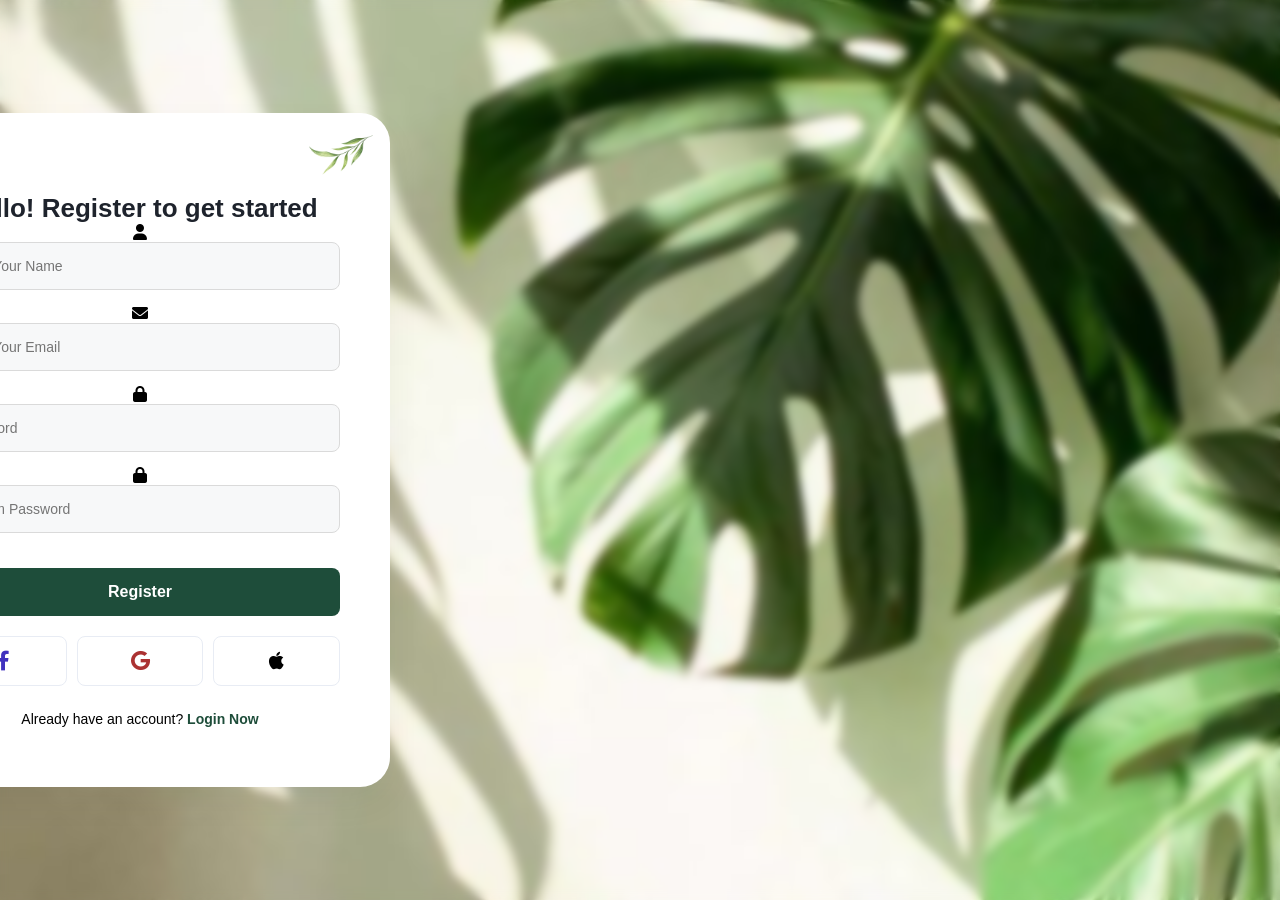
<file: Register/register.html>
<!DOCTYPE html>
<html>
<head>
    <meta charset="UTF-8">
    <meta name="viewport" content="width=device-width, initial-scale=1.0">
    <title>Register form - Plant Shop</title>
    <link rel="stylesheet" href="style.css">
    <link rel="stylesheet" href="https://cdnjs.cloudflare.com/ajax/libs/font-awesome/6.0.0/css/all.min.css">
</head>
<body>
    <div class="container">
        <div class="register-card">
            <div class="back-button">
                <i class="fas fa-chevron-left"></i>
            </div>
            
            <div class="header">
                <h1>Hello! Register to get started</h1>
                <img src="../images/Leaves.png" alt="leaves" class="leaves-img">
            </div>

            <form action="register.php" method="POST">
                <div class="input-group">
                    <i class="fas fa-user"></i>
                    <input type="text" name= "Name" placeholder ="Enter Your Name" required>
                </div>

                <div class="input-group">
                    <i class="fas fa-envelope"></i>
                    <input type="email" name="Email" placeholder="Enter Your Email" required>
                </div>

                <div class="input-group">
                    <i class="fas fa-lock"></i>
                    <input type="password" name="password" placeholder="Password" required>
                </div>

                <div class="input-group">
                    <i class="fas fa-lock"></i>
                    <input type="password" name="confirm_password" placeholder="Confirm Password" required>
                </div>
 <button type="Register" class="btn-register">Register</button>

                <div class="social-group">
                    <a href="#" class="social-btn">
                        <i class="fab fa-facebook-f" style="color: #4032be;"></i>
                    </a>
                    <a href="#" class="social-btn">
                        <i class="fab fa-google" style="color: #ab3232;"></i>
                    </a>
                
                     <a href="#" class="social-btn">
                        <i class="fab fa-apple" style="color: black;"></i>
                    </a>
                </div>

            </form>

            <div class="footer">
                <p>Already have an account? <a href="../Login/login.html">Login Now</a></p>
            </div>
        </div>
    </div>
    <script src="register.js"></script>
</body>
</html>
</file>
<file: CSS/style.css>
* {
    margin: 0;
    padding: 0;
    box-sizing: border-box;
}

a {
    text-decoration: none;
}

ul {
    list-style: none;
}

header {
    color: #1e1e1e;
    border: 1px solid #4f4f4f2a;
    position: fixed;
    width: 92%;
    top: 20px;
    left: 50%;
    transform: translateX(-50%);
    padding: 15px 30px;
    border-radius: 50px;
    box-shadow: 8px 8px 10px rgba(105, 103, 103, 0.244);
    z-index: 1000;
    background-color: white;
    transition: all 0.4s ease-in-out;
}

.header.scrolled {
    background-color: #1f4d3ad4;
    box-shadow: 0 4px 10px rgba(0, 0, 0, 0.1);
    padding: 5px 0;
    top: 0%;
    margin-top: 0px;
    width: 100%;
    border-radius: 0%;
}

.header.scrolled .login-btn{
    display: inline-block;
    color: #1f4d3a;
    background-color: white;
    font-weight: bold;
    border-radius: 20px;
    padding: 10px 20px;
    box-shadow: 4px 4px 10px rgba(105, 103, 103, 0.244);
    transition: 0.3s;
    cursor: pointer;
    margin-right: 5px;
}

.header.scrolled .login-btn:hover{
    background-color: whitesmoke;
}
.header.scrolled .links-list li a {
    color: white;
}

.header.scrolled .logo {
    width: 50px;
    height: auto;
    margin-right: 20px;
}

.nav-bar {
    display: flex;
    align-items: center;
    justify-content: flex-start;
    width: 100%;
    gap: 30px;
}

.links .links-list {
    display: flex;
    gap: 20px;
}


.logo {
    width: 70px;
    height: auto;
    margin-right: 20px;
}

.search-box {
    position: relative;
}

.search-box input {
    padding: 6px 10px 6px 35px;
    border-radius: 10px;
    border: 1px solid #ccc;
    margin-right: 20px;
}

.search-box input:focus {
    border: 2px solid #1f4d3a;
    box-shadow: 0 0 6px rgba(31, 77, 58, 0.4);
    outline: none;
}

.search-box .icon {
    position: absolute;
    left: 10px;
    top: 50%;
    transform: translateY(-50%);
}

.search-box .icon img {
    width: 16px;
    opacity: 0.6;
}

.actions {
    margin-left: auto;
    display: flex;
    align-items: center;
    gap: 15px;
}

.login-btn,
.shop-btn {
    display: inline-block;
    color: white;
    background-color: #1f4d3a;
    font-weight: bold;
    border-radius: 20px;
    padding: 10px 20px;
    box-shadow: 4px 4px 10px rgba(105, 103, 103, 0.244);
    transition: 0.3s;
    cursor: pointer;
}

.actions .login-btn:hover,
.shop-btn:hover {
    background-color: #163a2b;
    transform: translateY(-2px);
}

.links .links-list li a {
    color: #4f4f4f;
    transition: 0.3s;
}

.links .links-list li a:hover {
    color: #1f4d3a;
}

.main-section {
    margin: 150px auto 40px;
    padding: 40px;
    display: grid;
    align-items: center;
    width: 92%;
    margin-left: auto;
    margin-right: auto;
    justify-items: center;
    text-align: center;
    color: #1e1e1e;
    border: 1px solid #4f4f4f2a;
    padding: 15px 30px;
    gap: 40px;
    border-radius: 50px;
    box-shadow: 8px 8px 10px rgba(105, 103, 103, 0.244);
    overflow: hidden;
}

.main-section .text {
    margin: 20px;
}

.main-section .text .h {
    margin-bottom: 10px;
}

.main-section .text .p {
    margin-bottom: 20px;
    color: #4f4f4f;
}

.h {
    background-image: url("../Images/d1222c9626abf91eb22498aa2227ac25\ \(1\).jpg");
    background-size: cover;
    background-position: center;
    -webkit-background-clip: text;
    background-clip: text;
    -webkit-text-fill-color: transparent;
    color: transparent;
    font-size: 60px;
    font-weight: bold;
}


.gallery-container {
    position: relative;
    padding: 20px 0 20px;
    overflow: hidden;
    margin-top: -30px;
}

.image-gallery {
    display: flex;
    gap: 25px;
    padding: 0 20px;
    overflow-x: auto;
    scroll-snap-type: x mandatory;
    scrollbar-width: none;
    -ms-overflow-style: none;
    padding-bottom: 20px;
}

.gallery-wrapper::-webkit-scrollbar {
    display: none;
}

.gallery-item {
    flex: 0 0 auto;
    width: 280px;
    height: 420px;
    border-radius: 20px;
    overflow: hidden;
    scroll-snap-align: center;
    position: relative;
    box-shadow: 0 10px 40px rgba(0, 0, 0, 0.1);
    transition: transform 0.4s, box-shadow 0.4s;

}

.gallery-item:hover {
    transform: translateY(-10px) scale(1.02);
    box-shadow: 0 20px 50px rgba(0, 0, 0, 0.15);
}

.gallery-item img {
    width: 100%;
    height: 100%;
    object-fit: cover;
    transition: transform 0.6s;
}

.gallery-item:hover img {
    transform: scale(1.1);
}

.curve-top,
.curve-bottom {
    position: absolute;
    left: 0;
    right: 0;
    height: auto;
    pointer-events: none;
}

.curve-top {
    top: 0;
    background: linear-gradient(to bottom, #fff, transparent);
}

.curve-bottom {
    bottom: 0;
    background: linear-gradient(to top, #fff, transparent);
}


/* ! Basmala & Yassin Section */

.container {

    margin: 40px auto;
    padding: 20px;
    width: 92%;
    border-radius: 50px;
    box-shadow: 8px 8px 10px rgba(105, 103, 103, 0.244);


}

.section-title {
    text-align: center;
    font-size: 32px;
    margin-bottom: 10px;
    color: #1a1a1a;
}

.see-all {
    text-decoration: none;
    color: #1b4332;
    font-size: 14px;
    font-weight: bold;
    display: inline-block;
    margin-bottom: 20px;
    transition: 0.3s ease;
}

.see-all:hover {
    transform: translateX(10px);
    color: #2d5a44;
}


.swiper-wrapper {
    display: grid;
    grid-template-columns: repeat(3, 1fr);
    grid-gap: 30px;
    width: 100%;
    box-sizing: border-box;
}

.swiper-slide {
    display: block;
    width: 100% !important;
    margin: 0 !important;
}

.product-card {
    display: flex;
    flex-direction: column;
    height: 100%;
    background-color: white;
    border-radius: 20px;
    box-shadow: 0px 10px 40px rgba(0, 0, 0, 0.1);

}

.image-box {
    position: relative;
    width: 100%;
    height: 400px;
    background-color: #fff;
    border: 1px solid #e0e0e0;
    border-radius: 25px;
    box-shadow: 0 10px 20px rgba(0, 0, 0, 0.05);
    overflow: hidden;
    transition: transform 0.3s ease;
    flex-shrink: 0;
}

.image-box:hover {
    transform: translateY(-5px);
}

.image-box img {
    width: 100%;
    height: 100%;
    object-fit: contain;
    padding: 20px;
}

.heart-icon {
    position: absolute;
    top: 20px;
    right: 20px;
    background: white;
    border-radius: 50%;
    width: 35px;
    height: 35px;
    display: flex;
    align-items: center;
    justify-content: center;
    box-shadow: 0 2px 5px rgba(0, 0, 0, 0.1);
    color: #1b4332;
    text-decoration: none;
    font-size: 20px;
    z-index: 10;
}

.info {
    display: flex;
    justify-content: space-between;
    padding: 15px 10px;
    font-size: 16px;
    color: #555;
    font-family: Arial, sans-serif;
}

.price {
    font-weight: bold;
    color: #000;
}

.buy-now {
    background-color: #1b4332;
    color: white;
    text-align: center;
    padding: 12px;
    text-decoration: none;
    border-radius: 8px;
    font-family: Arial, sans-serif;
    font-weight: bold;
    transition: 0.3s;
    margin: 0 10px 10px 10px;
    display: block;
}

.buy-now:hover {
    background-color: #2d5a44;
}


@media (max-width: 768px) {
    .swiper-wrapper {
        grid-template-columns: repeat(2, 1fr);
        grid-gap: 15px;
    }

    .image-box {
        height: 250px;
    }
}

/* ! Mohammed Section */

/* Section */
.benefits-section {

    margin: 40px auto;
    padding: 20px;
    width: 92%;
    border-radius: 50px;
    box-shadow: 8px 8px 10px rgba(105, 103, 103, 0.244);
    padding: 70px 40px;
    text-align: center;
}

.benefits-section h2 {
    margin-bottom: 40px;
    font-size: 28px;
    color: #222;
}

.cards {
    display: flex;
    justify-content: center;
    gap: 40px;
    flex-wrap: wrap;
}

.card {
    background: white;
    width: 240px;
    padding: 25px;
    border-radius: 10px;
    box-shadow: 0 2px 8px rgba(105, 103, 103, 0.244);
    text-align: left;
}

.card h3 {
    margin-bottom: 15px;
    color: #333;
    font-size: 20px;
}

.card ul {
    padding-left: 20px;
    line-height: 2;
    color: #555;
}

/* Footer */
footer {
    background: #174c3c;
    color: white;
    padding-top: 40px;
    margin: 40px auto;
    padding: 20px;
    width: 92%;
    border-radius: 50px;
    box-shadow: 8px 8px 10px rgba(105, 103, 103, 0.244);

}

.footer-container {

    width: 90%;
    margin: auto;
    display: grid;
    grid-template-columns: repeat(auto-fit, minmax(220px, 1fr));
    gap: 30px;
    padding-bottom: 30px;

}

.footer-logo h3 {
    margin-bottom: 15px;
}

.footer-logo p {
    line-height: 1.7;
    color: #ddd;
}

.footer-links h4,
.footer-support h4,
.footer-social h4 {
    margin-bottom: 15px;
}

.footer-links a,
.footer-support a {
    display: block;
    color: #ddd;
    text-decoration: none;
    margin-bottom: 10px;
    transition: 0.3s;
}

.footer-links a:hover,
.footer-support a:hover {
    color: white;
}

.social-icons {
    display: flex;
    gap: 15px;
    font-size: 22px;
}

.copyright {
    border-top: 1px solid rgba(255, 255, 255, 0.2);
    text-align: center;
    padding: 15px;
    color: #ddd;
    font-size: 14px;
}
</file>
<file: CSS/See-all.css>
a {
    text-decoration: none;
}

ul {
    list-style: none;
}

header {
    color: #1e1e1e;
    border: 1px solid #4f4f4f2a;
    position: fixed;
    width: 92%;
    top: 20px;
    left: 50%;
    transform: translateX(-50%);
    padding: 15px 30px;
    border-radius: 50px;
    box-shadow: 8px 8px 10px rgba(105, 103, 103, 0.244);
    z-index: 1000;
    background-color: white;
    transition: all 0.4s ease-in-out;
}

.header.scrolled {
    background-color: #1f4d3ad4;
    box-shadow: 0 4px 10px rgba(0, 0, 0, 0.1);
    padding: 5px 0;
    top: 0%;
    margin-top: 0px;
    width: 100%;
    border-radius: 0%;
}

.header.scrolled .login-btn{
    display: inline-block;
    color: #1f4d3a;
    background-color: white;
    font-weight: bold;
    border-radius: 20px;
    padding: 10px 20px;
    box-shadow: 4px 4px 10px rgba(105, 103, 103, 0.244);
    transition: 0.3s;
    cursor: pointer;
    margin-right: 5px;
}

.header.scrolled .login-btn:hover{
    background-color: whitesmoke;
}
.header.scrolled .links-list li a {
    color: white;
}

.header.scrolled .logo {
    width: 50px;
    height: auto;
    margin-right: 20px;
}

.nav-bar {
    display: flex;
    align-items: center;
    justify-content: flex-start;
    width: 100%;
    gap: 30px;
}

.links .links-list {
    display: flex;
    gap: 20px;
}


.logo {
    width: 70px;
    height: auto;
    margin-right: 20px;
}

.search-box {
    position: relative;
}

.search-box input {
    padding: 6px 10px 6px 35px;
    border-radius: 10px;
    border: 1px solid #ccc;
    margin-right: 20px;
}

.search-box input:focus {
    border: 2px solid #1f4d3a;
    box-shadow: 0 0 6px rgba(31, 77, 58, 0.4);
    outline: none;
}

.search-box .icon {
    position: absolute;
    left: 10px;
    top: 50%;
    transform: translateY(-50%);
}

.search-box .icon img {
    width: 16px;
    opacity: 0.6;
}

.actions {
    margin-left: auto;
    display: flex;
    align-items: center;
    gap: 15px;
}

.login-btn {
    display: inline-block;
    color: white;
    background-color: #1f4d3a;
    font-weight: bold;
    border-radius: 20px;
    padding: 10px 20px;
    box-shadow: 4px 4px 10px rgba(105, 103, 103, 0.244);
    transition: 0.3s;
    cursor: pointer;
}

.actions .login-btn:hover{
    background-color: #163a2b;
    transform: translateY(-2px);
}

.links .links-list li a {
    color: #4f4f4f;
    transition: 0.3s;
}

.links .links-list li a:hover {
    color: #1f4d3a;
}

.container {
    max-width: 1200px;
    margin: 150px auto 40px;
    padding: 0 20px;
    border: none;
    
}

.section-title {
    text-align: center;
    font-size: 28px;
    font-weight: bold;
    margin-bottom: 50px;
    color: #1a1a1a;
}

.products-grid {
    display: grid;
    grid-template-columns: repeat(3, 1fr);
    gap: 30px;
}

.product-card {
    border: 1px solid #eee;
    border-radius: 15px;
    overflow: hidden;
    display: flex;
    flex-direction: column;
    background: #fff;
    padding: 10px;
    border-radius: 50px;
    box-shadow: 8px 8px 10px  rgba(105, 103, 103, 0.244);
}

.image-box {
    position: relative;
    width: 100%;
    height: 350px;
    border-radius: 10px;
    overflow: hidden;
    background-color: #fff;
    display: flex;
    justify-content: center;
    align-items: center;
}

.image-box img {
    max-width: 90%;
    max-height: 90%;
    object-fit: contain;
}

.heart-icon {
    position: absolute;
    top: 15px;
    right: 15px;
    background: white;
    border-radius: 50%;
    width: 32px;
    height: 32px;
    display: flex;
    align-items: center;
    justify-content: center;
    box-shadow: 0 2px 8px rgba(0, 0, 0, 0.1);
    color: #333;
    text-decoration: none;
    font-size: 16px;
    border: 1px solid #ddd;
}

.info {
    display: flex;
    justify-content: space-between;
    padding: 15px 5px;
    font-family: Arial, sans-serif;
}

.info span {
    color: #777;
    font-size: 14px;
}

.info .price {
    font-weight: bold;
    color: #000;
    font-size: 16px;
}

.buy-now {
    background-color: #1b4332;
    color: white;
    text-align: center;
    padding: 12px 0;
    text-decoration: none;
    border-radius: 15px;
    font-weight: bold;
    font-size: 14px;
    margin-top: auto;
    margin-bottom: 10px;
}
</file>
<file: CSS/Login.css>
@import url('https://fonts.googleapis.com/css2?family=Quicksand:wght@300;400;500;600;700&display=swap'); 

* {
    margin: 0;
    padding: 0;
    box-sizing: border-box;
    font-family: 'Quicksand', sans-serif;
}

body {
    display: flex;
    flex-direction: column;
    align-items: center;
    min-height: 100vh;
    background-image: url('../Images/Background.jpg'); 
    background-size: cover;
    background-position: center;
    background-repeat: no-repeat;
    background-attachment: fixed;
}

.main-navbar {
    width: 100%;
    display: flex;
    justify-content: space-between;
    align-items: center;
    padding: 20px 40px;
    background: transparent;
    z-index: 100;
    background-color: rgba(255, 255, 255, 0.711);

}

.nav-logo i {
    font-size: 28px;
    color: #2e7d32;
}

.nav-right-text {
    font-size: 0.9em;
    color: #444;
}

.nav-right-text a {
    color: #2e7d32;
    font-weight: 700;
    text-decoration: none;
}

.container {
    flex: 1;
    display: flex;
    justify-content: center;
    align-items: center;
    width: 100%;
}

.box {
    position: relative;
    width: 500px;
    height:500px;
    background: #e6dfdf;
    border-radius: 20px;
    overflow: hidden;
    box-shadow: 0 15px 35px rgba(0,0,0,0.1);
    margin-right: 950px; 
}

.box::before {
    content: '';
    position: absolute;
    top: -50%;
    left: -50%;
    width: 500px;
    height:500px;
    background: linear-gradient(0deg, transparent, #4caf50, #81c784);
    transform-origin: bottom right;
    animation: animate 6s linear infinite;
}

.box::after {
    content: '';
    position: absolute;
    top: -50%;
    left: -50%;
    width: 500px;
    height:500px;
    background: linear-gradient(0deg, transparent, #4caf50, #81c784);
    transform-origin: bottom right;
    animation: animate 6s linear infinite;
    animation-delay: -3s;
}
@keyframes animate {
    0% { transform: rotate(0deg); }
    100% { transform: rotate(360deg); }
}

form {
    position: absolute;
    inset: 4px; 
    border-radius: 16px;
    background: #fefee8;
    z-index: 10;
    padding: 30px 40px;
    display: flex;
    flex-direction: column;
}

h2 {
    color: #1a1a1a;
    font-size: 1.3em;
    font-weight: 700;
    line-height: 1.3;
    margin-bottom: 10px;
}

.inputBox {
    position: relative;
    width: 100%;
    margin-top: 30px;
}

.inputBox input {
    position: relative;
    width: 100%;
    padding: 20px 10px 10px;
    background: transparent;
    border: none;
    outline: none;
    color: #2e7d32;
    font-size: 1em;
    z-index: 10;
}

.inputBox span {
    position: absolute;
    left: 0;
    padding: 20px 0px 10px;
    font-size: 1em;
    color: #888;
    pointer-events: none;
    transition: 0.5s;
}

.inputBox input:focus ~ span,
.inputBox input:valid ~ span {
    color: #4caf50;
    transform: translateY(-34px);
    font-size: 0.85em;
    font-weight: 600;
}

.inputBox i {
    position: absolute;
    left: 0;
    bottom: 0;
    width: 100%;
    height: 3px;
    background: #4caf50;
    border-radius: 4px;
    transition: 0.5s;
    pointer-events: none;
    z-index: 9;
}

.links {
    display: flex;
    justify-content: flex-end;
    margin-top: 15px;
}

.links a {
    font-size: 0.8em;
    color: #666;
    text-decoration: none;
}

input[type="submit"] {
    border: none;
    outline: none;
    background: #2e7d32;
    color: #fff;
    padding: 12px;
    width: 100%;
    margin-top: 25px;
    border-radius: 8px;
    font-weight: 600;
    cursor: pointer;
}

.or-text {
    text-align: center;
    margin: 15px 0;
    font-size: .9em;
    color: #999797;
}

.social-container {
    display: flex;
    justify-content: space-between;
    gap: 10px;
}

.social-btn {
    flex: 1;
    height: 40px;
    background: #fff;
    border: 1px solid #eee;
    border-radius: 10px;
    display: flex;
    justify-content: center;
    align-items: center;
    cursor: pointer;
}

.register-link {
    text-align: center;
    margin-top: 20px;
    font-size: .85em;
    font-weight: 900;
    color: #020202;
}

.register-link a {
    color: #2e7d32;
    font-weight: 700;
    text-decoration: none;
}
</file>
<file: Register/style.css>
* {
    box-sizing: border-box;
    margin: 0;
    padding: 0;
    font-family: 'Poppins', sans-serif; 
}

body {
    background-image: url("../images/Background.jpg");
    background-size: cover;
    background-position:center;
    background-attachment: fixed;
    display: flex;
    justify-content: center;
    align-items: center;
    min-height: 100vh;
    margin: 0;
    backdrop-filter: blur(4px);
   
}

.register-card {
    background: white;
    width: 500px;
    padding: 60px 50px;
    border-radius: 30px;
    box-shadow: 0 15px 35px rgba(0,0,0,0.05);
    position: relative;
    text-align: center;
    transform: translateX(-500px);
}

.back-button {
    position: absolute;
    top: 20px;
    left: 20px;
    width: 35px;
    height: 35px;
    border: 1px solid #eee;
    border-radius: 10px;
    display: flex;
    align-items: center;
    justify-content: center;
    cursor: pointer;
}

.header h1 {
    font-size: 26px;
    color: #1e232c;
    margin-top: 20px;
}

.header p {
    color: #6a707c;
    margin-bottom: 30px;
}

.leaves-img {
    position: absolute;
    top: 20px;
    right: 15px;
    width: 70px;
    opacity: 0.8;
}


.input-group {
    position: relative;
    margin-bottom: 15px;
}

.input-group input {
    width: 100%;
    padding: 15px;
    background-color: #f7f8f9;
    border: 1px solid #dadada;
    border-radius: 8px;
    outline: none;
    font-size: 14px;
}

.eye-icon {
    position: absolute;
    right: 15px;
    top: 18px;
    color: #a9afb9;
    cursor: pointer;
}

.btn-register {
    background-color: #1e4d3a; 
    color: white;
    border: none;
    width: 100%;
    padding: 15px;
    border-radius: 8px;
    font-size: 16px;
    font-weight: 600;
    cursor: pointer;
    margin: 20px 0;
}


.divider {
    display: flex;
    align-items: center;
    text-align: center;
    margin: 20px 0;
    color: #6a707c;
    font-size: 12px;
}

.divider::before, .divider::after {
    content: '';
    flex: 1;
    border-bottom: 1px solid #e8ecf4;
}

.divider span {
    padding: 0 10px;
}


.social-group {
    display: flex;
    justify-content: space-between;
    gap: 10px;
    margin-bottom: 25px;
}

.social-btn {
    flex: 1;
    height: 50px;
    border: 1px solid #e8ecf4;
    border-radius: 8px;
    display: flex;
    align-items: center;
    justify-content: center;
    text-decoration: none;
    transition: 0.3s;
}

.social-btn:hover {
    background-color: #f7f8f9;
}

.social-btn i {
    font-size: 20px;
}

.footer {
    font-size: 14px;
}

.footer a {
    color: #1e4d3a;
    font-weight: bold;
    text-decoration: none;
}
</file>
